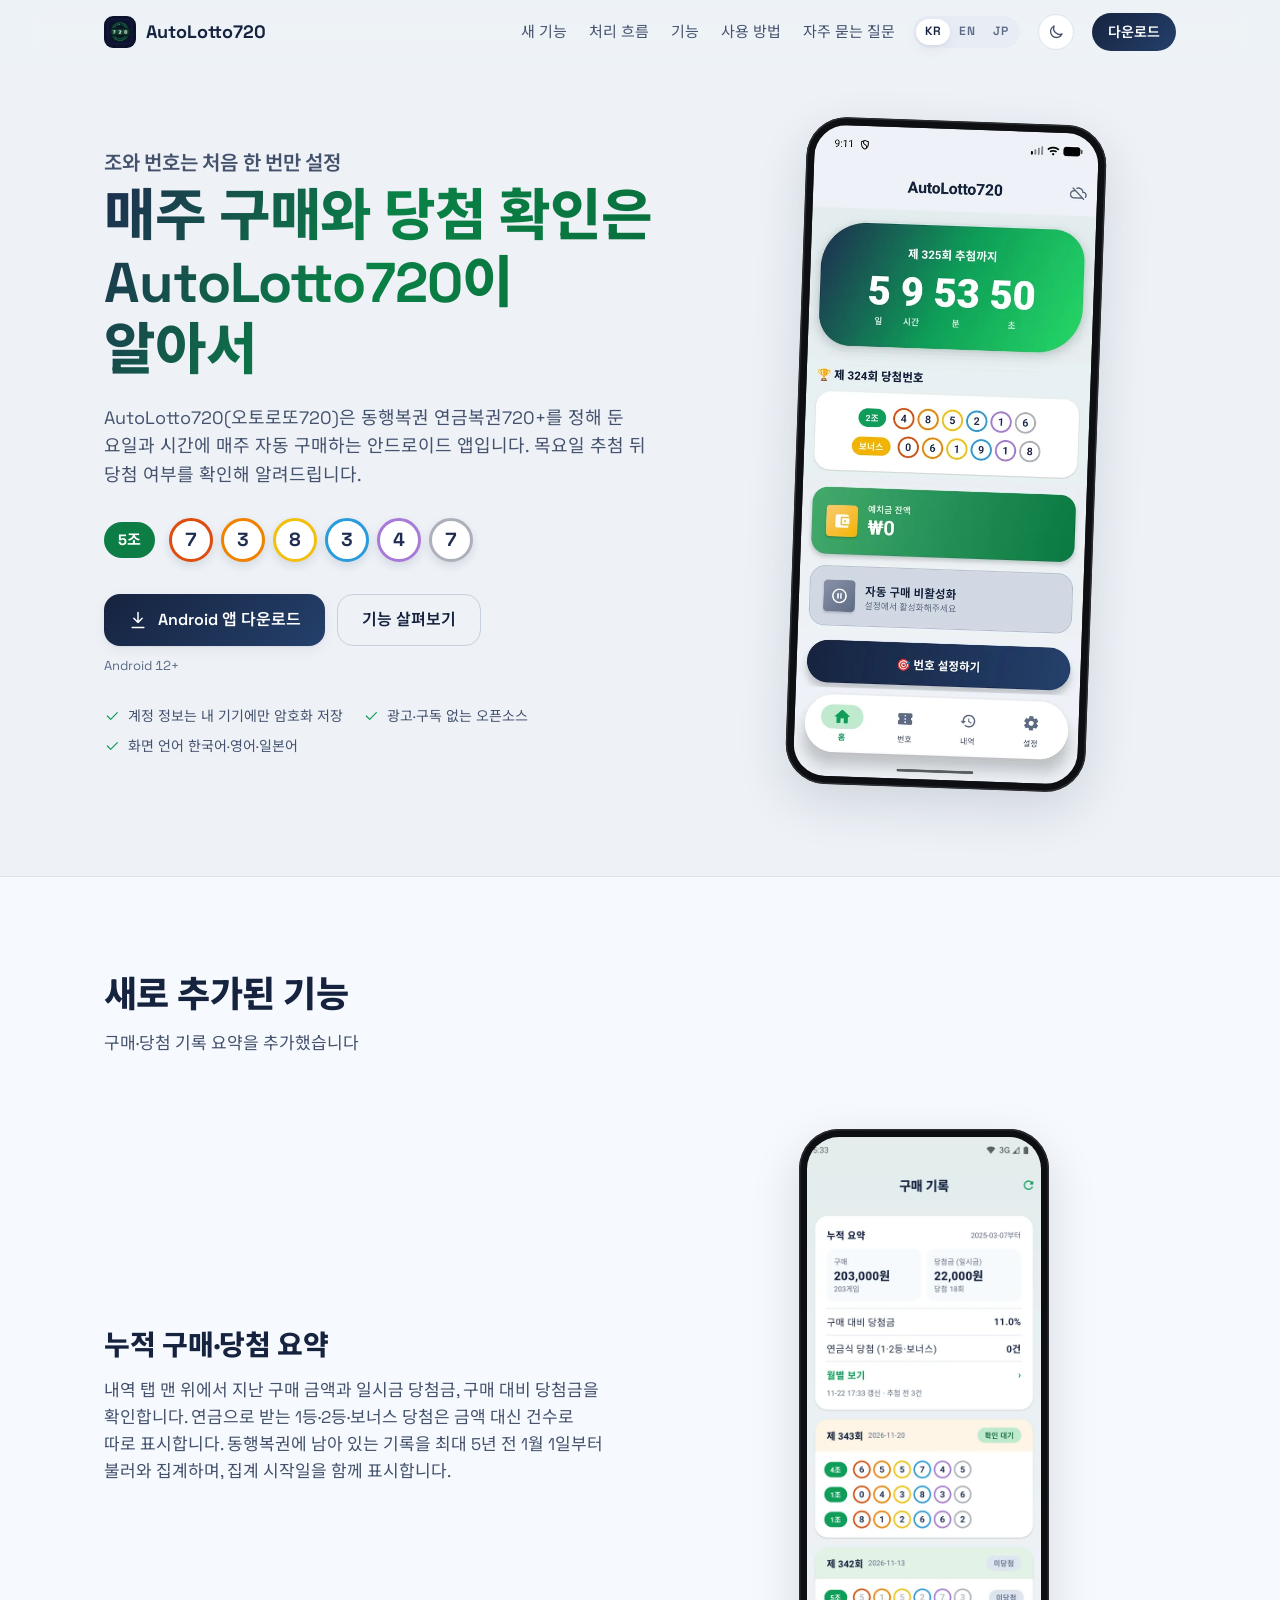
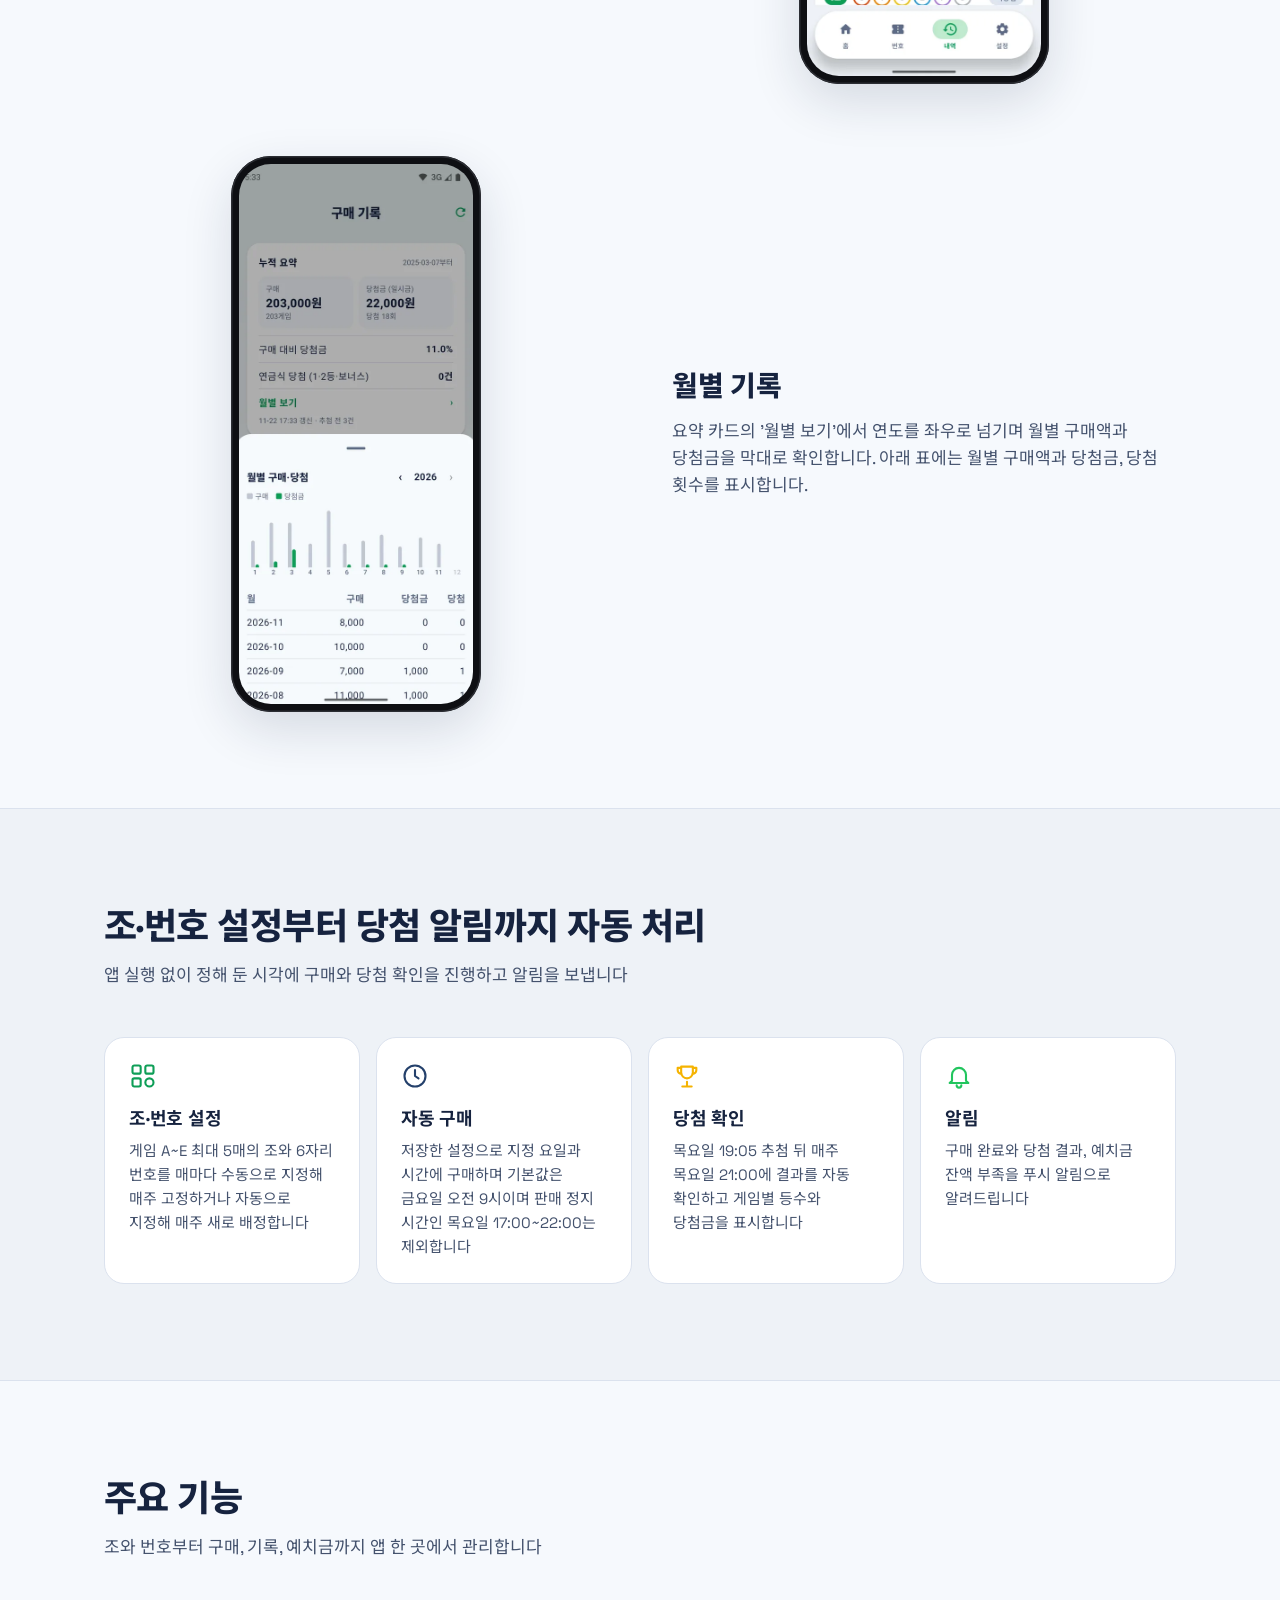
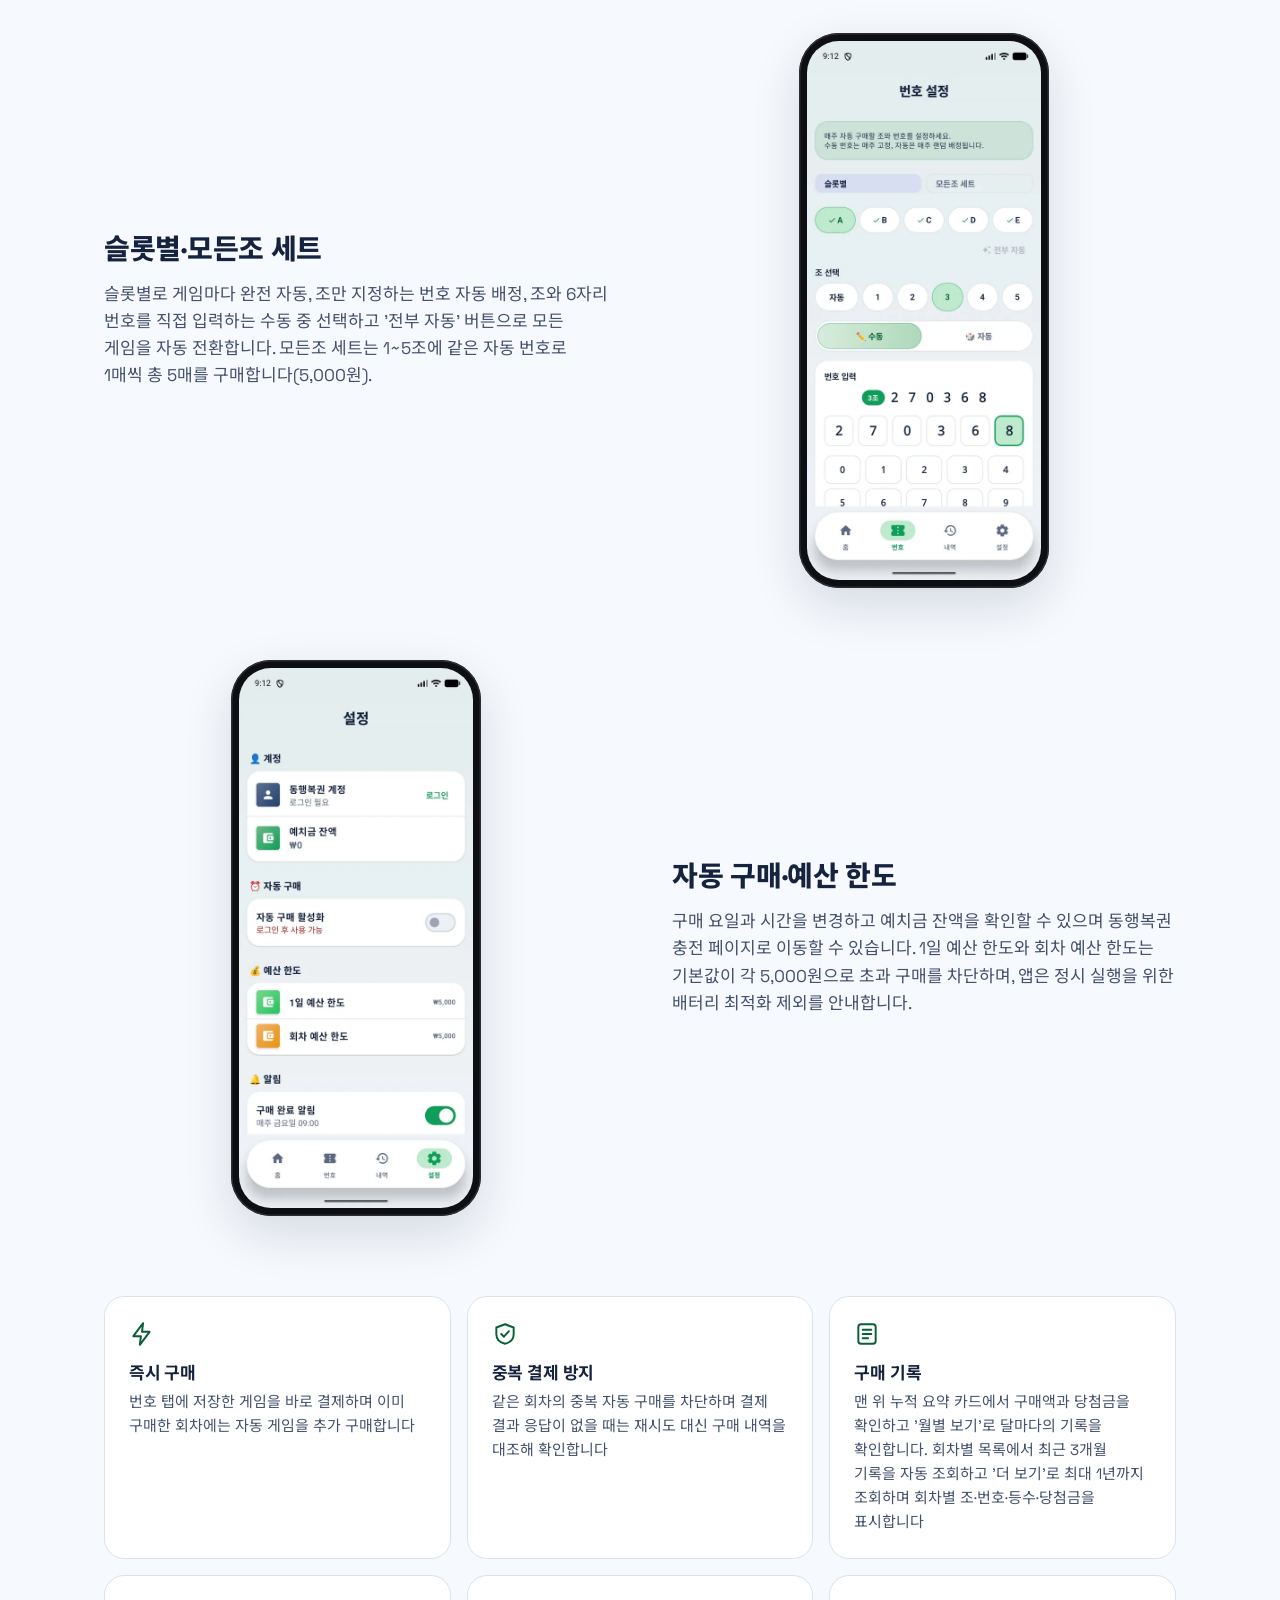
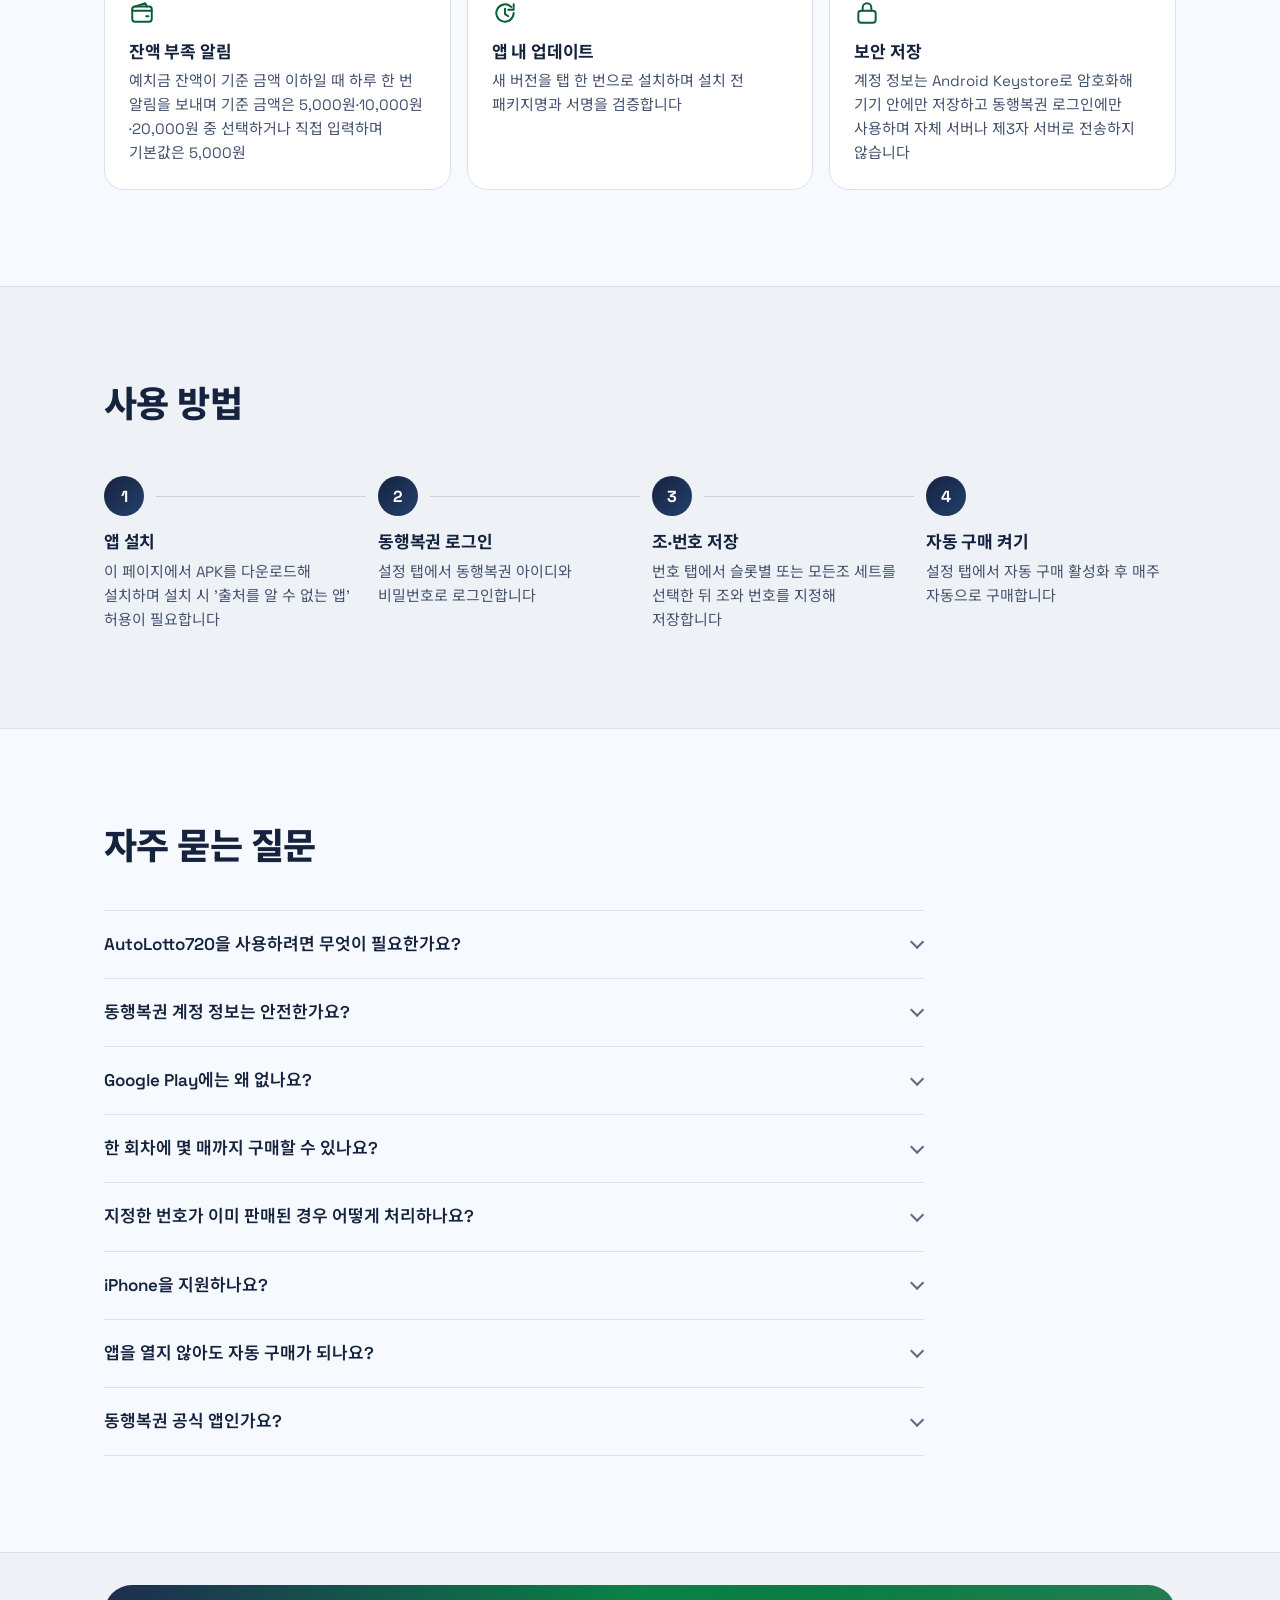
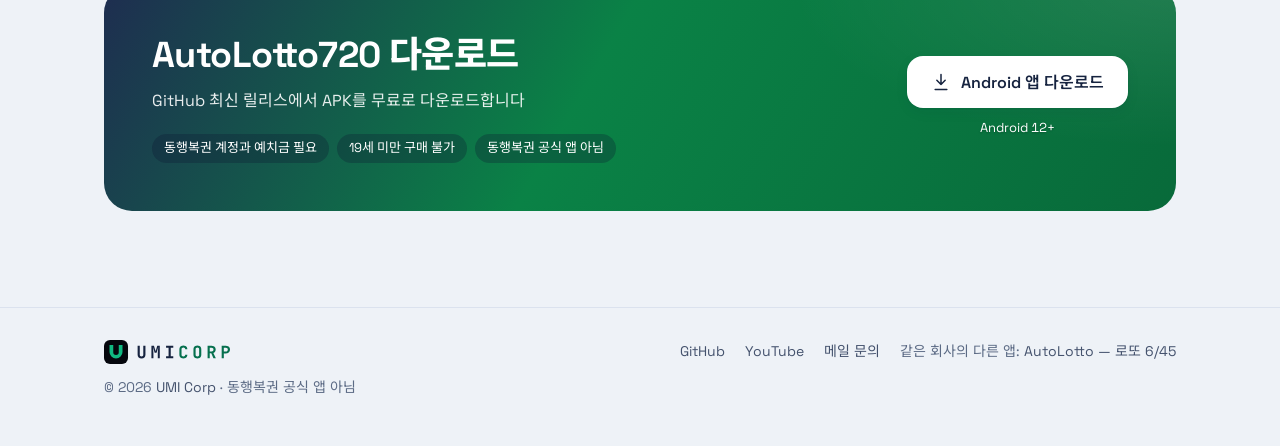
<file: site/index.html>
<!doctype html>
<html lang="ko">
<head>
<meta charset="utf-8">
<meta name="viewport" content="width=device-width, initial-scale=1">
<meta name="naver-site-verification" content="eb7253619fa20e072280a0da2da1159bc6e0abe1">
<title>AutoLotto720 | 연금복권720+ 자동 구매·당첨 확인 앱</title>
<meta name="description" content="동행복권 연금복권720+를 지정한 요일과 시간에 매주 자동 구매하고 목요일 추첨 뒤 당첨을 자동 확인해 알려드립니다. 최대 5매의 조와 6자리 번호를 매마다 자동·수동으로 설정하고, 지난 구매 금액과 당첨금을 누적 요약과 월별 기록으로 확인합니다. 계정 정보는 기기에 암호화해 저장합니다. 무료·광고 없는 오픈소스로 Android 12 이상에서 사용 가능">
<meta name="color-scheme" content="light dark">
<meta name="theme-color" media="(prefers-color-scheme: light)" content="#eef2f7">
<meta name="theme-color" media="(prefers-color-scheme: dark)" content="#0e1330">
<link rel="canonical" href="https://autolotto720.umicorp.kr/">
<link rel="alternate" hreflang="ko" href="https://autolotto720.umicorp.kr/">
<link rel="alternate" hreflang="en" href="https://autolotto720.umicorp.kr/en/">
<link rel="alternate" hreflang="ja" href="https://autolotto720.umicorp.kr/ja/">
<link rel="alternate" hreflang="x-default" href="https://autolotto720.umicorp.kr/">
<meta property="og:locale:alternate" content="en_US">
<meta property="og:locale:alternate" content="ja_JP">
<meta property="og:type" content="website">
<meta property="og:title" content="AutoLotto720 | 연금복권720+ 자동 구매·당첨 확인 앱">
<meta property="og:description" content="동행복권 연금복권720+를 지정한 요일과 시간에 매주 자동 구매하고 목요일 추첨 뒤 당첨을 자동 확인해 알려드립니다. 최대 5매의 조와 6자리 번호를 매마다 자동·수동으로 설정하고, 지난 구매 금액과 당첨금을 누적 요약과 월별 기록으로 확인합니다. 계정 정보는 기기에 암호화해 저장합니다. 무료·광고 없는 오픈소스로 Android 12 이상에서 사용 가능">
<meta property="og:url" content="https://autolotto720.umicorp.kr/">
<meta property="og:image" content="https://autolotto720.umicorp.kr/assets/og.jpg">
<meta property="og:image:width" content="1200">
<meta property="og:image:height" content="630">
<meta property="og:site_name" content="AutoLotto720">
<meta property="og:locale" content="ko_KR">
<meta name="twitter:card" content="summary_large_image">
<link rel="icon" type="image/png" sizes="48x48" href="assets/favicon-48.png">
<link rel="apple-touch-icon" href="assets/apple-touch-icon.png">
<script>
  // 첫 화면부터 테마를 맞춘다: 직접 고른 값 → 시스템 설정
  (function () {
    var t = null;
    try { t = localStorage.getItem('theme'); } catch (e) {}
    document.documentElement.dataset.theme = t || (matchMedia('(prefers-color-scheme: dark)').matches ? 'dark' : 'light');
    document.documentElement.classList.add('js');
  })();
</script>
<script async src="https://www.googletagmanager.com/gtag/js?id=G-Q2ZL599WPJ"></script>
<script>window.dataLayer=window.dataLayer||[];function gtag(){dataLayer.push(arguments);}gtag('js',new Date());gtag('config','G-Q2ZL599WPJ');</script>
<link rel="preload" href="assets/fonts/noto-sans-kr.woff2" as="font" type="font/woff2" crossorigin>
<link rel="preload" href="assets/fonts/space-grotesk.woff2" as="font" type="font/woff2" crossorigin>
<link rel="stylesheet" href="assets/site.css?v=20261122a">
<script defer src="assets/site.js"></script>
<script type="application/ld+json">
{
 "@context": "https://schema.org",
 "@graph": [
  {
   "@type": "Organization",
   "@id": "https://autolotto720.umicorp.kr/#org",
   "name": "UMI Corp",
   "url": "https://umicorp.kr",
   "email": "contact@umicorp.kr",
   "sameAs": [
    "https://www.youtube.com/@UmiCorp",
    "https://github.com/umi-corp"
   ]
  },
  {
   "@type": "WebSite",
   "@id": "https://autolotto720.umicorp.kr/#site",
   "url": "https://autolotto720.umicorp.kr/",
   "name": "AutoLotto720",
   "inLanguage": [
    "ko",
    "en",
    "ja"
   ],
   "publisher": {
    "@id": "https://autolotto720.umicorp.kr/#org"
   }
  },
  {
   "@type": "MobileApplication",
   "@id": "https://autolotto720.umicorp.kr/#app",
   "name": "AutoLotto720",
   "alternateName": "오토로또720",
   "operatingSystem": "Android 12+",
   "applicationCategory": "UtilitiesApplication",
   "description": "동행복권 연금복권720+를 지정한 요일과 시간에 매주 자동 구매하고 목요일 추첨 뒤 당첨을 자동 확인해 알려드립니다. 최대 5매의 조와 6자리 번호를 매마다 자동·수동으로 설정하고, 지난 구매 금액과 당첨금을 누적 요약과 월별 기록으로 확인합니다. 계정 정보는 기기에 암호화해 저장합니다. 무료·광고 없는 오픈소스로 Android 12 이상에서 사용 가능",
   "url": "https://autolotto720.umicorp.kr/",
   "installUrl": "https://github.com/umi-corp/autolotto720/releases/latest",
   "downloadUrl": "https://github.com/umi-corp/autolotto720/releases/latest",
   "image": "https://autolotto720.umicorp.kr/assets/icon-512.png",
   "screenshot": [
    "https://autolotto720.umicorp.kr/assets/shots/home.webp",
    "https://autolotto720.umicorp.kr/assets/shots/numbers.webp",
    "https://autolotto720.umicorp.kr/assets/shots/settings.webp",
    "https://autolotto720.umicorp.kr/assets/shots/summary.webp",
    "https://autolotto720.umicorp.kr/assets/shots/monthly.webp"
   ],
   "offers": {
    "@type": "Offer",
    "price": "0",
    "priceCurrency": "KRW"
   },
   "author": {
    "@id": "https://autolotto720.umicorp.kr/#org"
   },
   "inLanguage": "ko",
   "license": "https://github.com/umi-corp/autolotto720/blob/main/LICENSE",
   "featureList": [
    "자동 구매",
    "당첨 확인",
    "즉시 구매",
    "중복 결제 방지",
    "잔액 부족 알림",
    "누적 구매·당첨 요약",
    "월별 기록",
    "보안 저장"
   ]
  },
  {
   "@type": "FAQPage",
   "@id": "https://autolotto720.umicorp.kr/#faq",
   "inLanguage": "ko",
   "mainEntity": [
    {
     "@type": "Question",
     "name": "AutoLotto720을 사용하려면 무엇이 필요한가요?",
     "acceptedAnswer": {
      "@type": "Answer",
      "text": "동행복권(dhlottery.co.kr) 회원 계정과 구매 금액만큼의 예치금이 필요하며 1매는 1,000원입니다. 예치금은 동행복권 홈페이지에서 충전하며 앱에서 충전 페이지로 이동할 수 있습니다."
     }
    },
    {
     "@type": "Question",
     "name": "동행복권 계정 정보는 안전한가요?",
     "acceptedAnswer": {
      "@type": "Answer",
      "text": "계정 정보는 Android Keystore로 암호화해 기기 안에만 저장하며 동행복권 로그인에만 사용합니다. 자체 서버는 없습니다. GitHub에 공개된 소스 코드에서 확인할 수 있습니다."
     }
    },
    {
     "@type": "Question",
     "name": "Google Play에는 왜 없나요?",
     "acceptedAnswer": {
      "@type": "Answer",
      "text": "Google Play 도박 정책상 복권 구매 앱을 등록할 수 없습니다. APK는 GitHub 릴리스로 배포하며 새 버전은 앱 안에서 업데이트할 수 있습니다."
     }
    },
    {
     "@type": "Question",
     "name": "한 회차에 몇 매까지 구매할 수 있나요?",
     "acceptedAnswer": {
      "@type": "Answer",
      "text": "동행복권 온라인 구매 한도는 회차당 5매(5,000원)입니다. 동행복권 서버가 한도 초과 여부를 판정하고 초과분을 거절합니다."
     }
    },
    {
     "@type": "Question",
     "name": "지정한 번호가 이미 판매된 경우 어떻게 처리하나요?",
     "acceptedAnswer": {
      "@type": "Answer",
      "text": "번호 탭에서 조와 번호 모두 자동 배정, 조 유지 후 번호 자동 배정, 구매 포기 중 처리 방식을 선택할 수 있습니다. 기본값은 조와 번호 모두 자동 배정입니다."
     }
    },
    {
     "@type": "Question",
     "name": "iPhone을 지원하나요?",
     "acceptedAnswer": {
      "@type": "Answer",
      "text": "Android 12 이상 전용이며 iPhone 앱은 없습니다."
     }
    },
    {
     "@type": "Question",
     "name": "앱을 열지 않아도 자동 구매가 되나요?",
     "acceptedAnswer": {
      "@type": "Answer",
      "text": "인터넷 연결 시 앱 실행 없이 지정 시각에 자동 구매하며, 정시 실행을 위해 배터리 최적화 제외를 권장합니다. 판매가 정지되는 목요일 17:00~22:00에는 구매 시간을 설정할 수 없습니다."
     }
    },
    {
     "@type": "Question",
     "name": "동행복권 공식 앱인가요?",
     "acceptedAnswer": {
      "@type": "Answer",
      "text": "동행복권 공식 앱이 아닌 UMI Corp에서 개발한 앱입니다. 사용에 따른 책임은 사용자에게 있습니다. 19세 미만은 복권을 구매할 수 없습니다."
     }
    }
   ]
  }
 ]
}
</script>
</head>
<body>
<a class="skip" href="#main">본문 바로가기</a>
<header class="site-nav">
  <nav class="wrap nav" aria-label="AutoLotto720">
    <a class="brand" href=""><img src="assets/icon-160.webp" alt="" width="32" height="32"><span>AutoLotto720</span></a>
    <div class="nav-right">
      <div class="nav-links">
        <a href="#whats-new">새 기능</a>
        <a href="#flow">처리 흐름</a>
        <a href="#features">기능</a>
        <a href="#how">사용 방법</a>
        <a href="#faq">자주 묻는 질문</a>
      </div>
      <div class="lang-switch" role="group" aria-label="언어"><a href="" lang="ko" hreflang="ko" aria-current="page">KR</a><a href="en/" lang="en" hreflang="en">EN</a><a href="ja/" lang="ja" hreflang="ja">JP</a></div>
      <button class="icon-btn theme-btn" type="button" data-theme-toggle aria-label="밝은 테마·어두운 테마 전환">
        <svg class="moon" viewBox="0 0 24 24" fill="none" stroke="currentColor" stroke-width="1.8" stroke-linecap="round" stroke-linejoin="round" aria-hidden="true"><path d="M20 14.5A8 8 0 0 1 9.5 4a8 8 0 1 0 10.5 10.5z"/></svg>
        <svg class="sun" viewBox="0 0 24 24" fill="none" stroke="currentColor" stroke-width="1.8" stroke-linecap="round" aria-hidden="true"><circle cx="12" cy="12" r="4"/><path d="M12 2v2M12 20v2M2 12h2M20 12h2M4.9 4.9l1.4 1.4M17.7 17.7l1.4 1.4M4.9 19.1l1.4-1.4M17.7 6.3l1.4-1.4"/></svg>
      </button>
      <a class="nav-cta" href="#download">다운로드</a>
    </div>
  </nav>
</header>

<main id="main">
  <section class="hero">
    <div class="wrap hero-grid">
      <div>
        <h1 class="headline"><span class="l1">조와 번호는 처음 한 번만 설정</span><span class="l2">매주 구매와 당첨 확인은 AutoLotto720이 알아서</span></h1>
        <p class="lead">AutoLotto720(오토로또720)은 동행복권 연금복권720+를 정해 둔 요일과 시간에 매주 자동 구매하는 안드로이드 앱입니다. 목요일 추첨 뒤 당첨 여부를 확인해 알려드립니다.</p>
        <ul class="ticket" data-ticket aria-hidden="true"><li style="--i:0"><span class="jo">3조</span></li><li style="--i:1"><span class="pb">2</span></li><li style="--i:2"><span class="pb">7</span></li><li style="--i:3"><span class="pb">0</span></li><li style="--i:4"><span class="pb">3</span></li><li style="--i:5"><span class="pb">6</span></li><li style="--i:6"><span class="pb">8</span></li></ul>
        <div class="hero-actions">
          <div class="hero-dl"><a class="btn btn-cta" href="https://github.com/umi-corp/autolotto720/releases/latest" data-apk><svg class="icon" viewBox="0 0 24 24" aria-hidden="true"><path d="M12 3v12M7 10l5 5 5-5M5 21h14"/></svg>Android 앱 다운로드</a><span class="apk-meta" data-apk-meta>Android 12+</span></div>
          <a class="btn btn-ghost" href="#flow">기능 살펴보기</a>
        </div>
        <ul class="points"><li><svg class="icon" viewBox="0 0 24 24" aria-hidden="true"><path d="M5 12l5 5L20 7"/></svg>계정 정보는 내 기기에만 암호화 저장</li><li><svg class="icon" viewBox="0 0 24 24" aria-hidden="true"><path d="M5 12l5 5L20 7"/></svg>광고·구독 없는 오픈소스</li><li><svg class="icon" viewBox="0 0 24 24" aria-hidden="true"><path d="M5 12l5 5L20 7"/></svg>화면 언어 한국어·영어·일본어</li></ul>
      </div>
      <div class="hero-media"><div class="phone"><img src="assets/shots/home.webp" alt="AutoLotto720 홈 화면: 다음 회차 추첨까지 남은 시간, 지난 회차 당첨 조와 6자리 번호 및 보너스, 예치금 잔액, 자동 구매 상태" width="540" height="1200" fetchpriority="high" decoding="async"></div></div>
    </div>
  </section>
  <section class="band alt" id="whats-new" aria-labelledby="whats-new-title">
    <div class="wrap">
      <h2 class="band-title" id="whats-new-title">새로 추가된 기능</h2>
      <p class="band-desc">구매·당첨 기록 요약을 추가했습니다</p>
      <div class="feature">
        <div>
          <h3>누적 구매·당첨 요약</h3>
          <p>내역 탭 맨 위에서 지난 구매 금액과 일시금 당첨금, 구매 대비 당첨금을 확인합니다. 연금으로 받는 1등·2등·보너스 당첨은 금액 대신 건수로 따로 표시합니다. 동행복권에 남아 있는 기록을 최대 5년 전 1월 1일부터 불러와 집계하며, 집계 시작일을 함께 표시합니다.</p>
        </div>
        <div class="feature-media"><div class="phone"><img src="assets/shots/summary.webp" alt="내역 탭 누적 요약 카드: 구매액과 게임 수, 일시금 당첨금과 당첨 횟수, 구매 대비 당첨금, 연금식 당첨 건수, 월별 보기" width="540" height="1200" loading="lazy" decoding="async"></div></div>
      </div>
      <div class="feature rev">
        <div>
          <h3>월별 기록</h3>
          <p>요약 카드의 '월별 보기'에서 연도를 좌우로 넘기며 월별 구매액과 당첨금을 막대로 확인합니다. 아래 표에는 월별 구매액과 당첨금, 당첨 횟수를 표시합니다.</p>
        </div>
        <div class="feature-media"><div class="phone"><img src="assets/shots/monthly.webp" alt="월별 구매·당첨 시트: 연도 전환, 1~12월 구매액과 당첨금 막대, 월별 표" width="540" height="1200" loading="lazy" decoding="async"></div></div>
      </div>
    </div>
  </section>

  <section class="band" id="flow" aria-labelledby="flow-title">
    <div class="wrap">
      <h2 class="band-title" id="flow-title">조·번호 설정부터 당첨 알림까지 자동 처리</h2>
      <p class="band-desc">앱 실행 없이 정해 둔 시각에 구매와 당첨 확인을 진행하고 알림을 보냅니다</p>
      <ol class="stages"><li class="stage"><span class="stage-ic"><svg class="icon" viewBox="0 0 24 24" aria-hidden="true"><rect x="3" y="3" width="7" height="7" rx="1.5"/><rect x="14" y="3" width="7" height="7" rx="1.5"/><rect x="3" y="14" width="7" height="7" rx="1.5"/><circle cx="17.5" cy="17.5" r="3.5"/></svg></span><h3>조·번호 설정</h3><p>게임 A~E 최대 5매의 조와 6자리 번호를 매마다 수동으로 지정해 매주 고정하거나 자동으로 지정해 매주 새로 배정합니다</p></li><li class="stage"><span class="stage-ic"><svg class="icon" viewBox="0 0 24 24" aria-hidden="true"><circle cx="12" cy="12" r="9"/><path d="M12 7v5l3 2"/></svg></span><h3>자동 구매</h3><p>저장한 설정으로 지정 요일과 시간에 구매하며 기본값은 금요일 오전 9시이며 판매 정지 시간인 목요일 17:00~22:00는 제외합니다</p></li><li class="stage"><span class="stage-ic"><svg class="icon" viewBox="0 0 24 24" aria-hidden="true"><path d="M8 21h8M12 17v4M7 4h10v5a5 5 0 0 1-10 0V4z"/><path d="M17 5h3v2a3 3 0 0 1-3 3M7 5H4v2a3 3 0 0 0 3 3"/></svg></span><h3>당첨 확인</h3><p>목요일 19:05 추첨 뒤 매주 목요일 21:00에 결과를 자동 확인하고 게임별 등수와 당첨금을 표시합니다</p></li><li class="stage"><span class="stage-ic"><svg class="icon" viewBox="0 0 24 24" aria-hidden="true"><path d="M6 16V11a6 6 0 0 1 12 0v5l2 2H4l2-2z"/><path d="M10 20a2 2 0 0 0 4 0"/></svg></span><h3>알림</h3><p>구매 완료와 당첨 결과, 예치금 잔액 부족을 푸시 알림으로 알려드립니다</p></li></ol>
    </div>
  </section>

  <section class="band alt" id="features" aria-labelledby="features-title">
    <div class="wrap">
      <h2 class="band-title" id="features-title">주요 기능</h2>
      <p class="band-desc">조와 번호부터 구매, 기록, 예치금까지 앱 한 곳에서 관리합니다</p>
      <div class="feature">
        <div>
          <h3>슬롯별·모든조 세트</h3>
          <p>슬롯별로 게임마다 완전 자동, 조만 지정하는 번호 자동 배정, 조와 6자리 번호를 직접 입력하는 수동 중 선택하고 '전부 자동' 버튼으로 모든 게임을 자동 전환합니다. 모든조 세트는 1~5조에 같은 자동 번호로 1매씩 총 5매를 구매합니다(5,000원).</p>
        </div>
        <div class="feature-media"><div class="phone"><img src="assets/shots/numbers.webp" alt="번호 설정 화면: 슬롯별·모든조 세트 전환, 게임 A~E, 조 선택, 수동·자동 전환, 6자리 번호 입력" width="540" height="1200" loading="lazy" decoding="async"></div></div>
      </div>
      <div class="feature rev">
        <div>
          <h3>자동 구매·예산 한도</h3>
          <p>구매 요일과 시간을 변경하고 예치금 잔액을 확인할 수 있으며 동행복권 충전 페이지로 이동할 수 있습니다. 1일 예산 한도와 회차 예산 한도는 기본값이 각 5,000원으로 초과 구매를 차단하며, 앱은 정시 실행을 위한 배터리 최적화 제외를 안내합니다.</p>
        </div>
        <div class="feature-media"><div class="phone"><img src="assets/shots/settings.webp" alt="설정 화면: 동행복권 계정, 예치금 잔액, 자동 구매 활성화, 1일 예산 한도, 회차 예산 한도, 알림" width="540" height="1200" loading="lazy" decoding="async"></div></div>
      </div>
      <ul class="cards"><li class="card"><span class="card-ic"><svg class="icon" viewBox="0 0 24 24" aria-hidden="true"><path d="M13 2L4 14h7l-1 8 9-12h-7l1-8z"/></svg></span><h3>즉시 구매</h3><p>번호 탭에 저장한 게임을 바로 결제하며 이미 구매한 회차에는 자동 게임을 추가 구매합니다</p></li><li class="card"><span class="card-ic"><svg class="icon" viewBox="0 0 24 24" aria-hidden="true"><path d="M12 3l8 3v6c0 5-3.5 8-8 9-4.5-1-8-4-8-9V6l8-3z"/><path d="M8.5 12l2.5 2.5 4.5-5"/></svg></span><h3>중복 결제 방지</h3><p>같은 회차의 중복 자동 구매를 차단하며 결제 결과 응답이 없을 때는 재시도 대신 구매 내역을 대조해 확인합니다</p></li><li class="card"><span class="card-ic"><svg class="icon" viewBox="0 0 24 24" aria-hidden="true"><rect x="4" y="3" width="16" height="18" rx="2.5"/><path d="M8 8h8M8 12h8M8 16h5"/></svg></span><h3>구매 기록</h3><p>맨 위 누적 요약 카드에서 구매액과 당첨금을 확인하고 '월별 보기'로 달마다의 기록을 확인합니다. 회차별 목록에서 최근 3개월 기록을 자동 조회하고 '더 보기'로 최대 1년까지 조회하며 회차별 조·번호·등수·당첨금을 표시합니다</p></li><li class="card"><span class="card-ic"><svg class="icon" viewBox="0 0 24 24" aria-hidden="true"><rect x="3" y="6" width="18" height="14" rx="2.5"/><path d="M3 10h18M16 15h2"/><path d="M6 6l9-3 1.5 3"/></svg></span><h3>잔액 부족 알림</h3><p>예치금 잔액이 기준 금액 이하일 때 하루 한 번 알림을 보내며 기준 금액은 5,000원·10,000원·20,000원 중 선택하거나 직접 입력하며 기본값은 5,000원</p></li><li class="card"><span class="card-ic"><svg class="icon" viewBox="0 0 24 24" aria-hidden="true"><path d="M20 12a8 8 0 1 1-2.3-5.6"/><path d="M20 4v5h-5"/><path d="M12 8v5l3 2"/></svg></span><h3>앱 내 업데이트</h3><p>새 버전을 탭 한 번으로 설치하며 설치 전 패키지명과 서명을 검증합니다</p></li><li class="card"><span class="card-ic"><svg class="icon" viewBox="0 0 24 24" aria-hidden="true"><rect x="4" y="10" width="16" height="11" rx="2.5"/><path d="M8 10V7a4 4 0 0 1 8 0v3"/></svg></span><h3>보안 저장</h3><p>계정 정보는 Android Keystore로 암호화해 기기 안에만 저장하고 동행복권 로그인에만 사용하며 자체 서버나 제3자 서버로 전송하지 않습니다</p></li></ul>
    </div>
  </section>

  <section class="band" id="how" aria-labelledby="how-title">
    <div class="wrap">
      <h2 class="band-title" id="how-title">사용 방법</h2>
      <ol class="steps"><li class="step" data-n="1"><h3>앱 설치</h3><p>이 페이지에서 APK를 다운로드해 설치하며 설치 시 '출처를 알 수 없는 앱' 허용이 필요합니다</p></li><li class="step" data-n="2"><h3>동행복권 로그인</h3><p>설정 탭에서 동행복권 아이디와 비밀번호로 로그인합니다</p></li><li class="step" data-n="3"><h3>조·번호 저장</h3><p>번호 탭에서 슬롯별 또는 모든조 세트를 선택한 뒤 조와 번호를 지정해 저장합니다</p></li><li class="step" data-n="4"><h3>자동 구매 켜기</h3><p>설정 탭에서 자동 구매 활성화 후 매주 자동으로 구매합니다</p></li></ol>
    </div>
  </section>

  <section class="band alt" id="faq" aria-labelledby="faq-title">
    <div class="wrap">
      <h2 class="band-title" id="faq-title">자주 묻는 질문</h2>
      <div class="faq"><details><summary>AutoLotto720을 사용하려면 무엇이 필요한가요?</summary><p>동행복권(dhlottery.co.kr) 회원 계정과 구매 금액만큼의 예치금이 필요하며 1매는 1,000원입니다. 예치금은 동행복권 홈페이지에서 충전하며 앱에서 충전 페이지로 이동할 수 있습니다.</p></details><details><summary>동행복권 계정 정보는 안전한가요?</summary><p>계정 정보는 Android Keystore로 암호화해 기기 안에만 저장하며 동행복권 로그인에만 사용합니다. 자체 서버는 없습니다. GitHub에 공개된 소스 코드에서 확인할 수 있습니다.</p></details><details><summary>Google Play에는 왜 없나요?</summary><p>Google Play 도박 정책상 복권 구매 앱을 등록할 수 없습니다. APK는 GitHub 릴리스로 배포하며 새 버전은 앱 안에서 업데이트할 수 있습니다.</p></details><details><summary>한 회차에 몇 매까지 구매할 수 있나요?</summary><p>동행복권 온라인 구매 한도는 회차당 5매(5,000원)입니다. 동행복권 서버가 한도 초과 여부를 판정하고 초과분을 거절합니다.</p></details><details><summary>지정한 번호가 이미 판매된 경우 어떻게 처리하나요?</summary><p>번호 탭에서 조와 번호 모두 자동 배정, 조 유지 후 번호 자동 배정, 구매 포기 중 처리 방식을 선택할 수 있습니다. 기본값은 조와 번호 모두 자동 배정입니다.</p></details><details><summary>iPhone을 지원하나요?</summary><p>Android 12 이상 전용이며 iPhone 앱은 없습니다.</p></details><details><summary>앱을 열지 않아도 자동 구매가 되나요?</summary><p>인터넷 연결 시 앱 실행 없이 지정 시각에 자동 구매하며, 정시 실행을 위해 배터리 최적화 제외를 권장합니다. 판매가 정지되는 목요일 17:00~22:00에는 구매 시간을 설정할 수 없습니다.</p></details><details><summary>동행복권 공식 앱인가요?</summary><p>동행복권 공식 앱이 아닌 UMI Corp에서 개발한 앱입니다. 사용에 따른 책임은 사용자에게 있습니다. 19세 미만은 복권을 구매할 수 없습니다.</p></details></div>
    </div>
  </section>

  <section class="outro" id="download" aria-labelledby="dl-title">
    <div class="wrap">
      <div class="outro-card">
        <div>
          <h2 class="band-title" id="dl-title">AutoLotto720 다운로드</h2>
          <p class="outro-desc">GitHub 최신 릴리스에서 APK를 무료로 다운로드합니다</p>
          <ul class="notes"><li>동행복권 계정과 예치금 필요</li><li>19세 미만 구매 불가</li><li>동행복권 공식 앱 아님</li></ul>
        </div>
        <div class="hero-dl"><a class="btn btn-cta" href="https://github.com/umi-corp/autolotto720/releases/latest" data-apk><svg class="icon" viewBox="0 0 24 24" aria-hidden="true"><path d="M12 3v12M7 10l5 5 5-5M5 21h14"/></svg>Android 앱 다운로드</a><span class="apk-meta" data-apk-meta>Android 12+</span></div>
      </div>
    </div>
  </section>
</main>
<footer class="site-foot">
  <div class="wrap foot">
    <p><a class="co-logo" href="https://umicorp.kr/" aria-label="UmiCorp"><img class="on-dark" src="assets/umicorp-horizontal-dark.svg" alt="" width="126" height="24" loading="lazy"><img class="on-light" src="assets/umicorp-horizontal-light.svg" alt="" width="126" height="24" loading="lazy"></a>© 2026 <a href="https://umicorp.kr">UMI Corp</a> · 동행복권 공식 앱 아님</p>
    <nav aria-label="UMI Corp">
      <a href="https://github.com/umi-corp/autolotto720">GitHub</a>
      <a href="https://www.youtube.com/@UmiCorp">YouTube</a>
      <a href="mailto:contact@umicorp.kr">메일 문의</a>
      <span>같은 회사의 다른 앱: <a href="https://autolotto.umicorp.kr">AutoLotto — 로또 6/45</a></span>
    </nav>
  </div>
</footer>
</body>
</html>
</file>
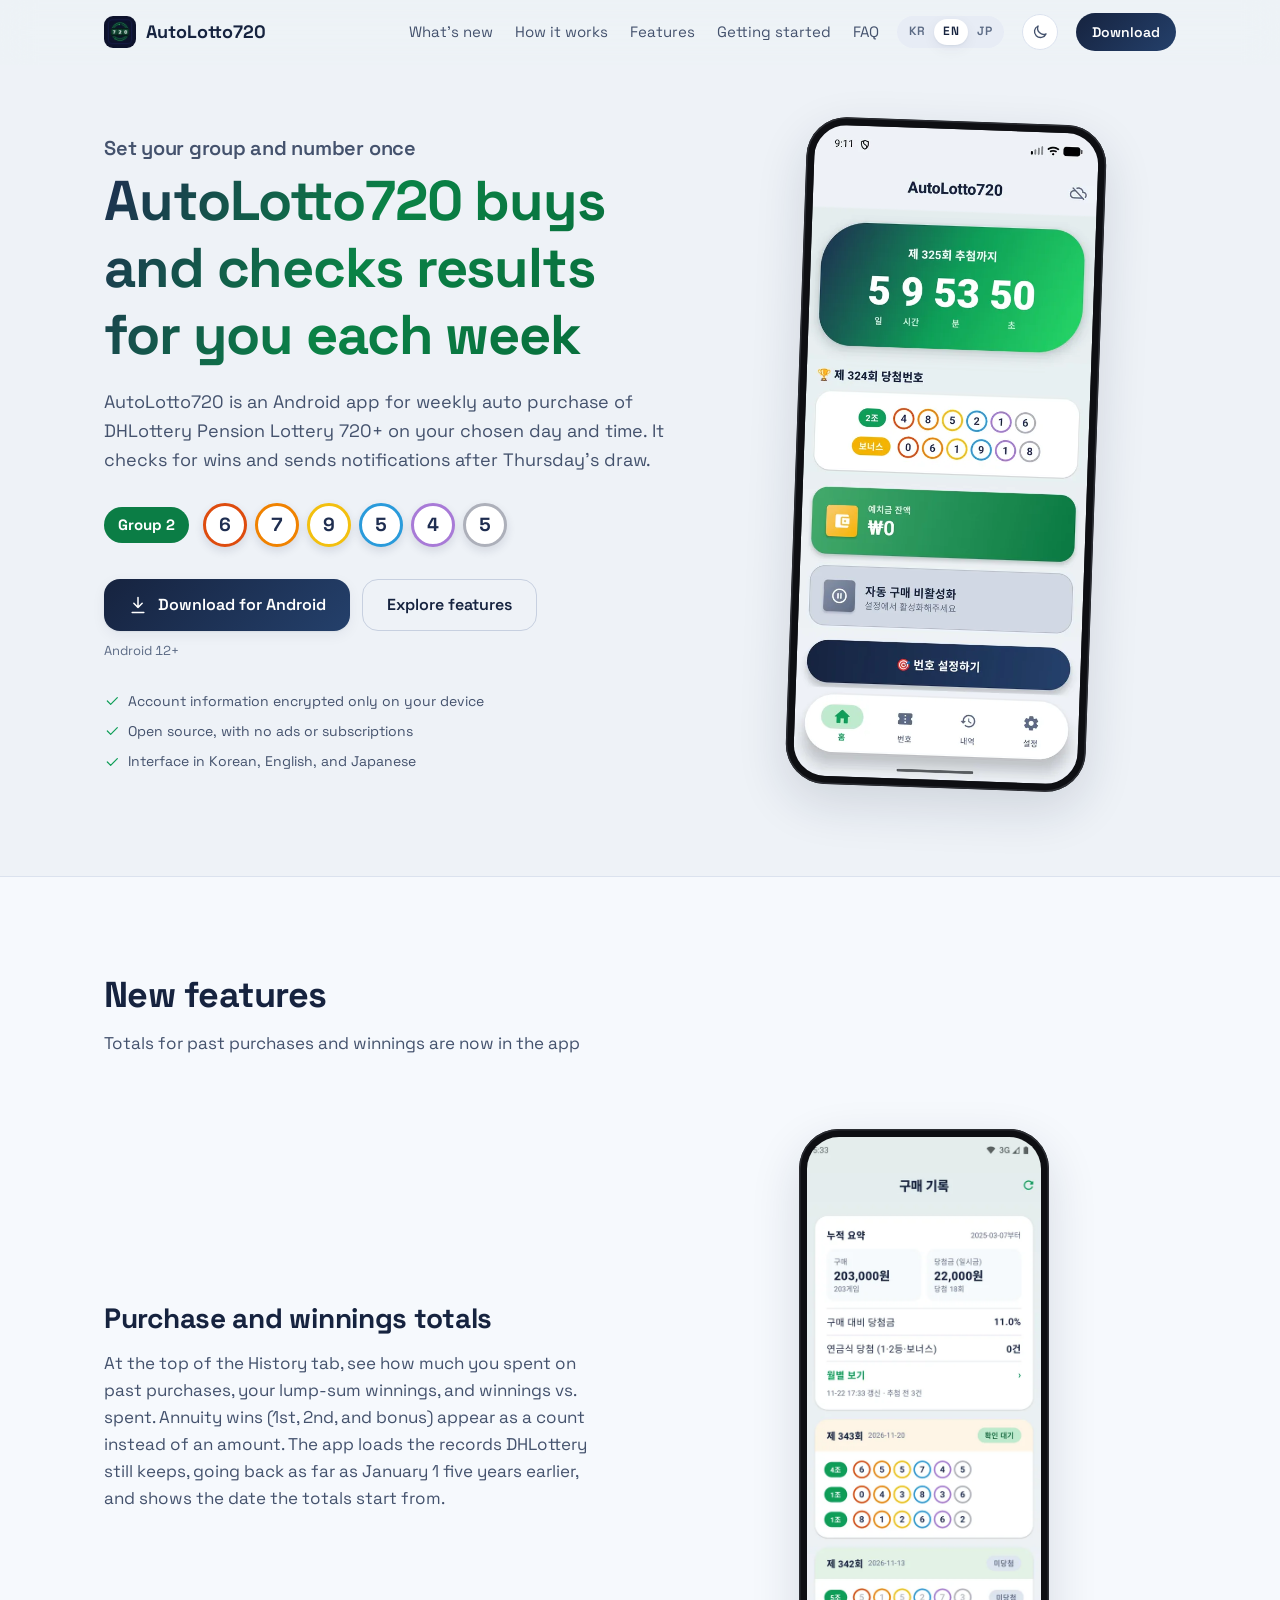
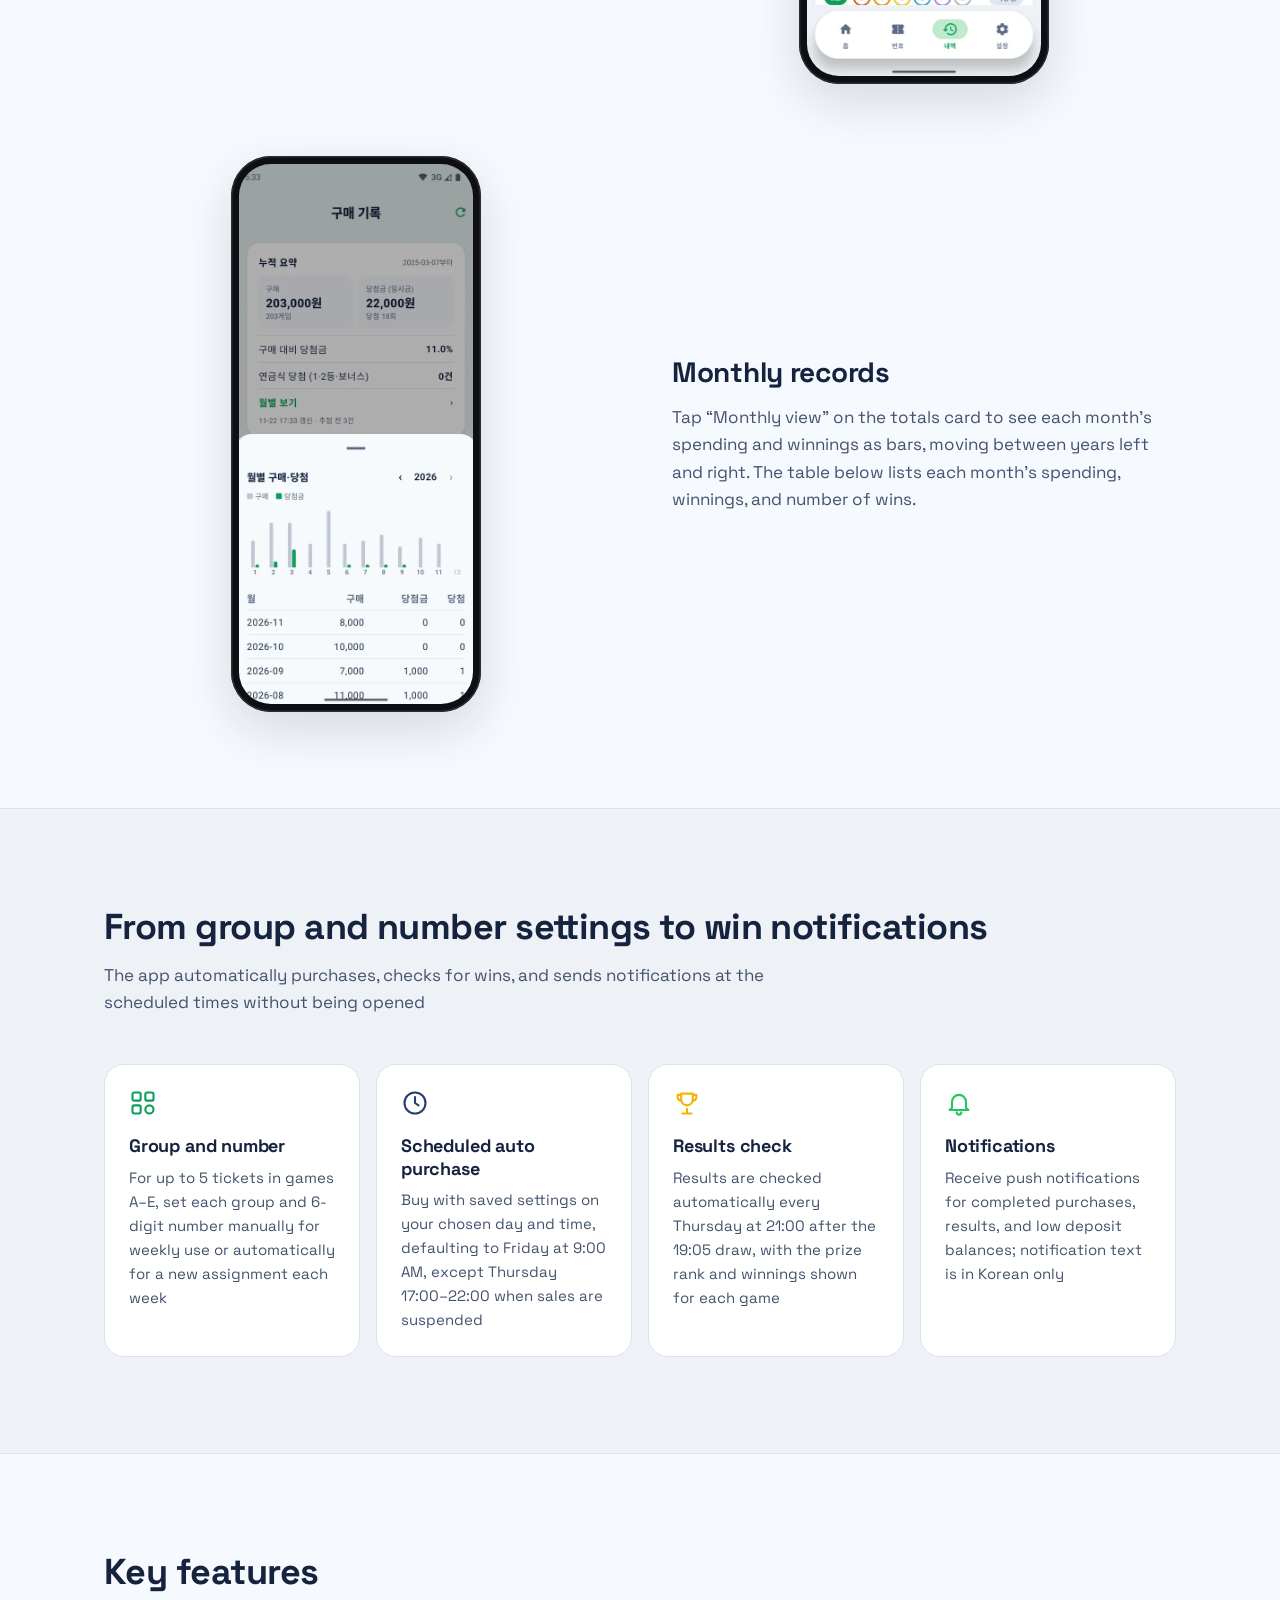
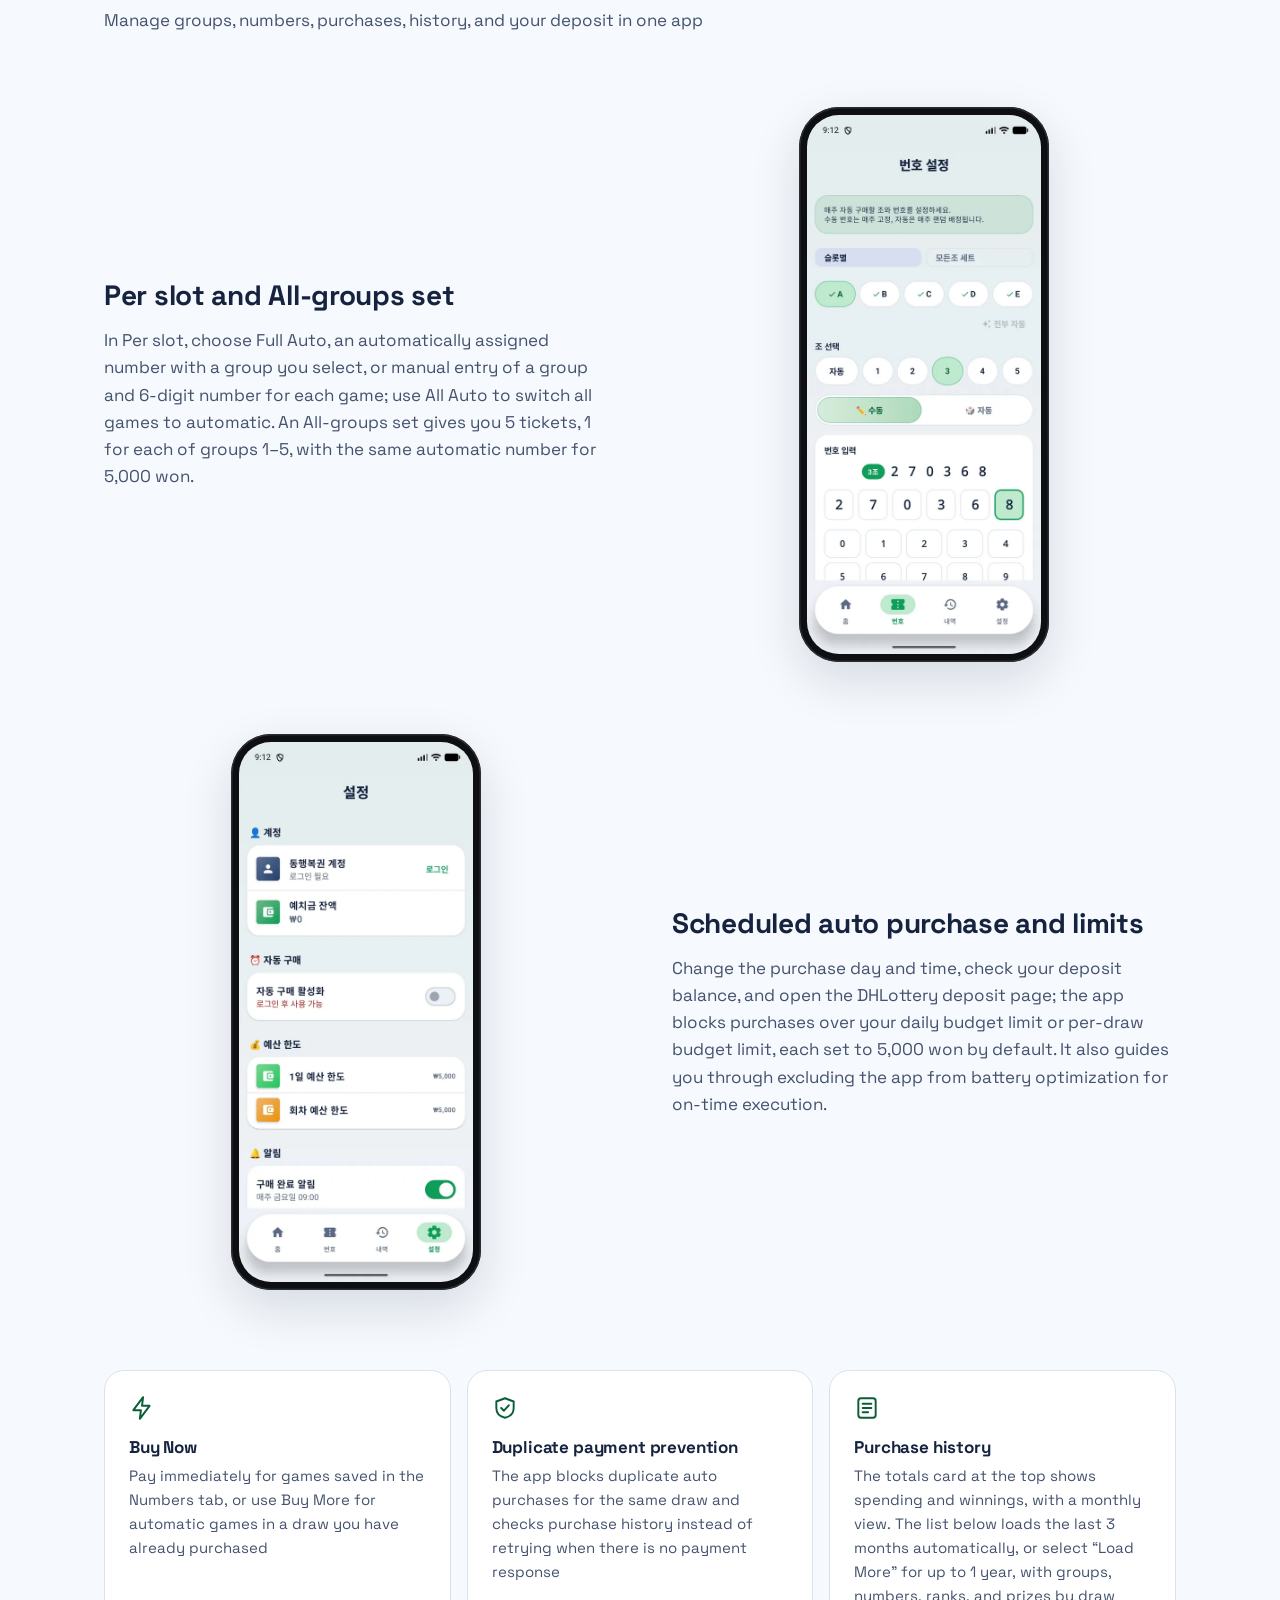
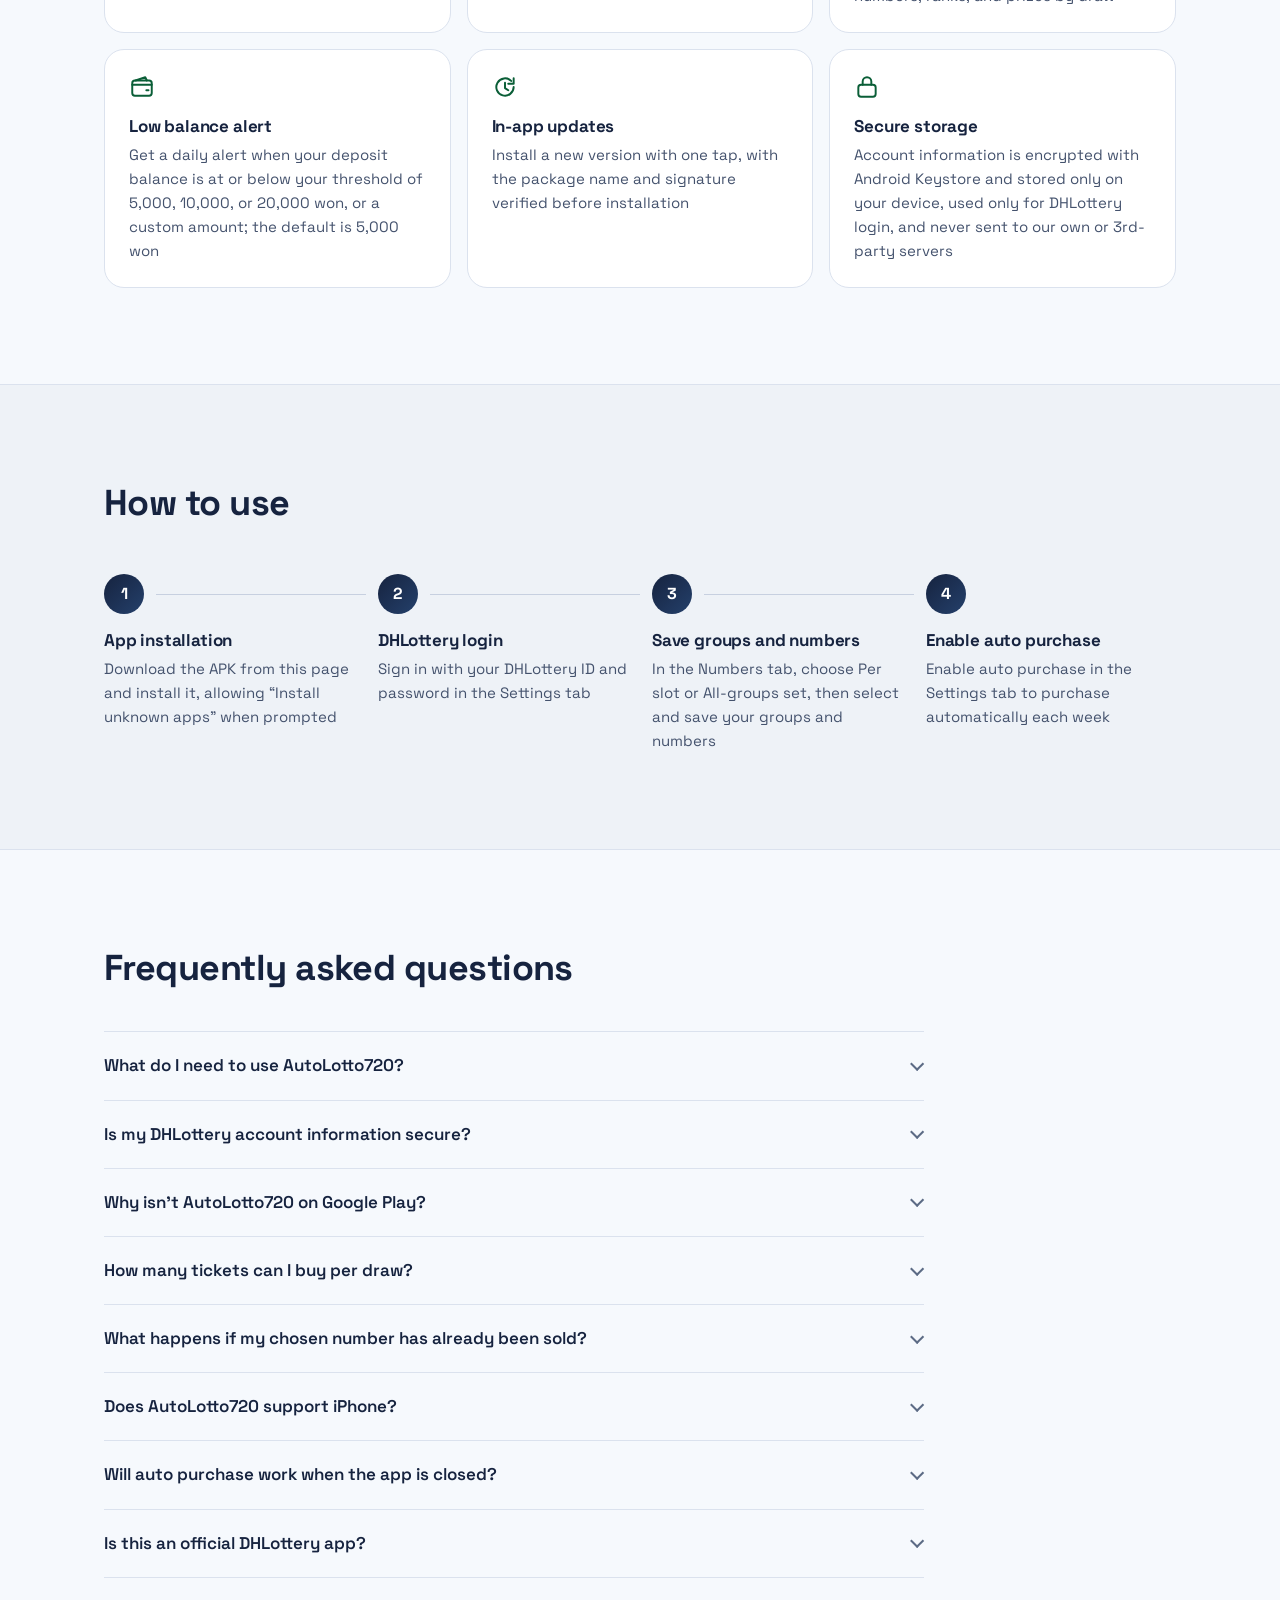
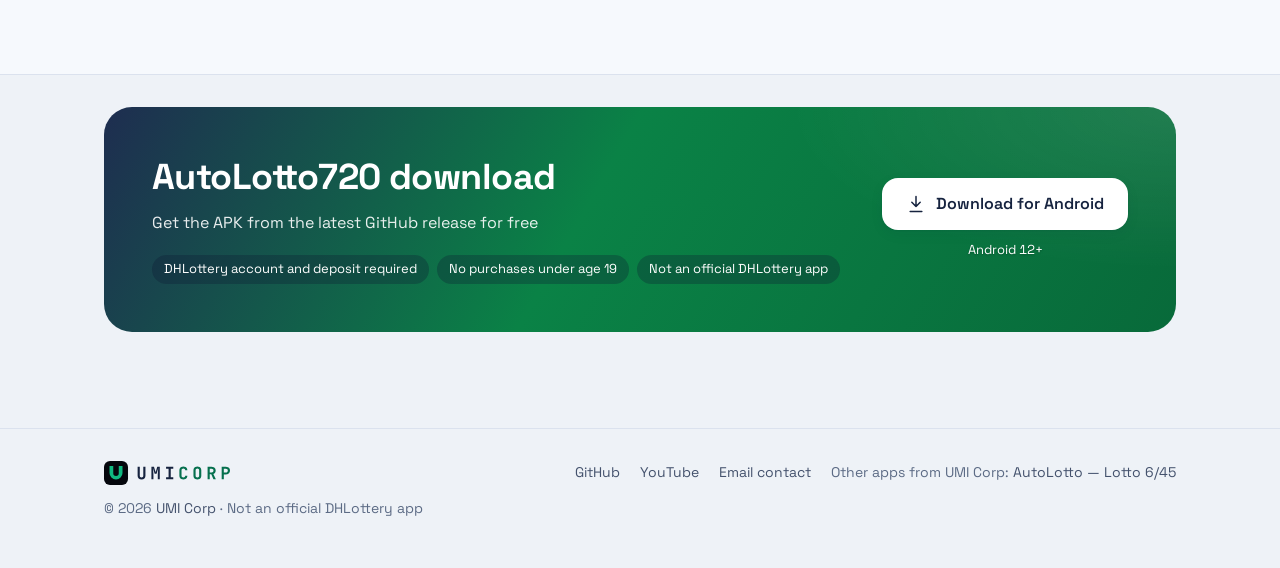
<file: site/en/index.html>
<!doctype html>
<html lang="en">
<head>
<meta charset="utf-8">
<meta name="viewport" content="width=device-width, initial-scale=1">
<title>AutoLotto720: Pension Lottery 720+ auto purchase and results for Android</title>
<meta name="description" content="Schedule weekly auto purchase of DHLottery Pension Lottery 720+ and get results and alerts after Thursday&#x27;s draw. Set a group and 6-digit number automatically or manually for up to 5 tickets. See past spending and winnings as running totals and by month. Account information is encrypted on your device. Free, ad-free and open source. Android 12 or later">
<meta name="color-scheme" content="light dark">
<meta name="theme-color" media="(prefers-color-scheme: light)" content="#eef2f7">
<meta name="theme-color" media="(prefers-color-scheme: dark)" content="#0e1330">
<link rel="canonical" href="https://autolotto720.umicorp.kr/en/">
<link rel="alternate" hreflang="ko" href="https://autolotto720.umicorp.kr/">
<link rel="alternate" hreflang="en" href="https://autolotto720.umicorp.kr/en/">
<link rel="alternate" hreflang="ja" href="https://autolotto720.umicorp.kr/ja/">
<link rel="alternate" hreflang="x-default" href="https://autolotto720.umicorp.kr/">
<meta property="og:locale:alternate" content="ko_KR">
<meta property="og:locale:alternate" content="ja_JP">
<meta property="og:type" content="website">
<meta property="og:title" content="AutoLotto720: Pension Lottery 720+ auto purchase and results for Android">
<meta property="og:description" content="Schedule weekly auto purchase of DHLottery Pension Lottery 720+ and get results and alerts after Thursday&#x27;s draw. Set a group and 6-digit number automatically or manually for up to 5 tickets. See past spending and winnings as running totals and by month. Account information is encrypted on your device. Free, ad-free and open source. Android 12 or later">
<meta property="og:url" content="https://autolotto720.umicorp.kr/en/">
<meta property="og:image" content="https://autolotto720.umicorp.kr/assets/og.jpg">
<meta property="og:image:width" content="1200">
<meta property="og:image:height" content="630">
<meta property="og:site_name" content="AutoLotto720">
<meta property="og:locale" content="en_US">
<meta name="twitter:card" content="summary_large_image">
<link rel="icon" type="image/png" sizes="48x48" href="../assets/favicon-48.png">
<link rel="apple-touch-icon" href="../assets/apple-touch-icon.png">
<script>
  // 첫 화면부터 테마를 맞춘다: 직접 고른 값 → 시스템 설정
  (function () {
    var t = null;
    try { t = localStorage.getItem('theme'); } catch (e) {}
    document.documentElement.dataset.theme = t || (matchMedia('(prefers-color-scheme: dark)').matches ? 'dark' : 'light');
    document.documentElement.classList.add('js');
  })();
</script>
<script async src="https://www.googletagmanager.com/gtag/js?id=G-Q2ZL599WPJ"></script>
<script>window.dataLayer=window.dataLayer||[];function gtag(){dataLayer.push(arguments);}gtag('js',new Date());gtag('config','G-Q2ZL599WPJ');</script>
<link rel="preload" href="../assets/fonts/space-grotesk.woff2" as="font" type="font/woff2" crossorigin>
<link rel="stylesheet" href="../assets/site.css?v=20261122a">
<script defer src="../assets/site.js"></script>
<script type="application/ld+json">
{
 "@context": "https://schema.org",
 "@graph": [
  {
   "@type": "Organization",
   "@id": "https://autolotto720.umicorp.kr/#org",
   "name": "UMI Corp",
   "url": "https://umicorp.kr",
   "email": "contact@umicorp.kr",
   "sameAs": [
    "https://www.youtube.com/@UmiCorp",
    "https://github.com/umi-corp"
   ]
  },
  {
   "@type": "WebSite",
   "@id": "https://autolotto720.umicorp.kr/#site",
   "url": "https://autolotto720.umicorp.kr/",
   "name": "AutoLotto720",
   "inLanguage": [
    "ko",
    "en",
    "ja"
   ],
   "publisher": {
    "@id": "https://autolotto720.umicorp.kr/#org"
   }
  },
  {
   "@type": "MobileApplication",
   "@id": "https://autolotto720.umicorp.kr/en/#app",
   "name": "AutoLotto720",
   "alternateName": "오토로또720",
   "operatingSystem": "Android 12+",
   "applicationCategory": "UtilitiesApplication",
   "description": "Schedule weekly auto purchase of DHLottery Pension Lottery 720+ and get results and alerts after Thursday's draw. Set a group and 6-digit number automatically or manually for up to 5 tickets. See past spending and winnings as running totals and by month. Account information is encrypted on your device. Free, ad-free and open source. Android 12 or later",
   "url": "https://autolotto720.umicorp.kr/en/",
   "installUrl": "https://github.com/umi-corp/autolotto720/releases/latest",
   "downloadUrl": "https://github.com/umi-corp/autolotto720/releases/latest",
   "image": "https://autolotto720.umicorp.kr/assets/icon-512.png",
   "screenshot": [
    "https://autolotto720.umicorp.kr/assets/shots/home.webp",
    "https://autolotto720.umicorp.kr/assets/shots/numbers.webp",
    "https://autolotto720.umicorp.kr/assets/shots/settings.webp",
    "https://autolotto720.umicorp.kr/assets/shots/summary.webp",
    "https://autolotto720.umicorp.kr/assets/shots/monthly.webp"
   ],
   "offers": {
    "@type": "Offer",
    "price": "0",
    "priceCurrency": "KRW"
   },
   "author": {
    "@id": "https://autolotto720.umicorp.kr/#org"
   },
   "inLanguage": "en",
   "license": "https://github.com/umi-corp/autolotto720/blob/main/LICENSE",
   "featureList": [
    "Scheduled auto purchase",
    "Results check",
    "Buy Now",
    "Duplicate payment prevention",
    "Low balance alert",
    "Purchase and winnings totals",
    "Monthly records",
    "Secure storage"
   ]
  },
  {
   "@type": "FAQPage",
   "@id": "https://autolotto720.umicorp.kr/en/#faq",
   "inLanguage": "en",
   "mainEntity": [
    {
     "@type": "Question",
     "name": "What do I need to use AutoLotto720?",
     "acceptedAnswer": {
      "@type": "Answer",
      "text": "You need a DHLottery account at dhlottery.co.kr and enough deposit to cover your purchase; 1 ticket costs 1,000 won. Add to your deposit on the DHLottery website using the link to the deposit page in the app."
     }
    },
    {
     "@type": "Question",
     "name": "Is my DHLottery account information secure?",
     "acceptedAnswer": {
      "@type": "Answer",
      "text": "Your account information is encrypted with Android Keystore, stored only on your device, and used only to sign in to DHLottery; the app has no server of its own. You can verify this in the public source code on GitHub."
     }
    },
    {
     "@type": "Question",
     "name": "Why isn't AutoLotto720 on Google Play?",
     "acceptedAnswer": {
      "@type": "Answer",
      "text": "Google Play's gambling policy does not allow lottery purchase apps. The APK is distributed through GitHub releases, and you can install new versions through in-app updates."
     }
    },
    {
     "@type": "Question",
     "name": "How many tickets can I buy per draw?",
     "acceptedAnswer": {
      "@type": "Answer",
      "text": "DHLottery limits online purchases to 5 tickets per draw, totaling 5,000 won. Its server determines whether you exceed the limit and rejects any excess."
     }
    },
    {
     "@type": "Question",
     "name": "What happens if my chosen number has already been sold?",
     "acceptedAnswer": {
      "@type": "Answer",
      "text": "In the Numbers tab, choose whether to have both the group and number assigned automatically, keep the group and have the number assigned automatically, or cancel the purchase. By default, both the group and number are assigned automatically."
     }
    },
    {
     "@type": "Question",
     "name": "Does AutoLotto720 support iPhone?",
     "acceptedAnswer": {
      "@type": "Answer",
      "text": "AutoLotto720 requires Android 12 or later. There is no iPhone app."
     }
    },
    {
     "@type": "Question",
     "name": "Will auto purchase work when the app is closed?",
     "acceptedAnswer": {
      "@type": "Answer",
      "text": "Auto purchase runs at the scheduled time without opening the app and requires an internet connection. To help it run on time, exclude the app from battery optimization; you cannot schedule purchases during the Thursday 17:00–22:00 sales suspension."
     }
    },
    {
     "@type": "Question",
     "name": "Is this an official DHLottery app?",
     "acceptedAnswer": {
      "@type": "Answer",
      "text": "This is not an official DHLottery app; it was developed by UMI Corp, and you are responsible for your use of it. People under 19 cannot purchase lottery tickets."
     }
    }
   ]
  }
 ]
}
</script>
</head>
<body>
<a class="skip" href="#main">Skip to content</a>
<header class="site-nav">
  <nav class="wrap nav" aria-label="AutoLotto720">
    <a class="brand" href="../en/"><img src="../assets/icon-160.webp" alt="" width="32" height="32"><span>AutoLotto720</span></a>
    <div class="nav-right">
      <div class="nav-links">
        <a href="#whats-new">What&#x27;s new</a>
        <a href="#flow">How it works</a>
        <a href="#features">Features</a>
        <a href="#how">Getting started</a>
        <a href="#faq">FAQ</a>
      </div>
      <div class="lang-switch" role="group" aria-label="Language"><a href="../" lang="ko" hreflang="ko">KR</a><a href="../en/" lang="en" hreflang="en" aria-current="page">EN</a><a href="../ja/" lang="ja" hreflang="ja">JP</a></div>
      <button class="icon-btn theme-btn" type="button" data-theme-toggle aria-label="Switch between light and dark themes">
        <svg class="moon" viewBox="0 0 24 24" fill="none" stroke="currentColor" stroke-width="1.8" stroke-linecap="round" stroke-linejoin="round" aria-hidden="true"><path d="M20 14.5A8 8 0 0 1 9.5 4a8 8 0 1 0 10.5 10.5z"/></svg>
        <svg class="sun" viewBox="0 0 24 24" fill="none" stroke="currentColor" stroke-width="1.8" stroke-linecap="round" aria-hidden="true"><circle cx="12" cy="12" r="4"/><path d="M12 2v2M12 20v2M2 12h2M20 12h2M4.9 4.9l1.4 1.4M17.7 17.7l1.4 1.4M4.9 19.1l1.4-1.4M17.7 6.3l1.4-1.4"/></svg>
      </button>
      <a class="nav-cta" href="#download">Download</a>
    </div>
  </nav>
</header>

<main id="main">
  <section class="hero">
    <div class="wrap hero-grid">
      <div>
        <h1 class="headline"><span class="l1">Set your group and number once</span><span class="l2">AutoLotto720 buys and checks results for you each week</span></h1>
        <p class="lead">AutoLotto720 is an Android app for weekly auto purchase of DHLottery Pension Lottery 720+ on your chosen day and time. It checks for wins and sends notifications after Thursday's draw.</p>
        <ul class="ticket" data-ticket aria-hidden="true"><li style="--i:0"><span class="jo">Group 3</span></li><li style="--i:1"><span class="pb">2</span></li><li style="--i:2"><span class="pb">7</span></li><li style="--i:3"><span class="pb">0</span></li><li style="--i:4"><span class="pb">3</span></li><li style="--i:5"><span class="pb">6</span></li><li style="--i:6"><span class="pb">8</span></li></ul>
        <div class="hero-actions">
          <div class="hero-dl"><a class="btn btn-cta" href="https://github.com/umi-corp/autolotto720/releases/latest" data-apk><svg class="icon" viewBox="0 0 24 24" aria-hidden="true"><path d="M12 3v12M7 10l5 5 5-5M5 21h14"/></svg>Download for Android</a><span class="apk-meta" data-apk-meta>Android 12+</span></div>
          <a class="btn btn-ghost" href="#flow">Explore features</a>
        </div>
        <ul class="points"><li><svg class="icon" viewBox="0 0 24 24" aria-hidden="true"><path d="M5 12l5 5L20 7"/></svg>Account information encrypted only on your device</li><li><svg class="icon" viewBox="0 0 24 24" aria-hidden="true"><path d="M5 12l5 5L20 7"/></svg>Open source, with no ads or subscriptions</li><li><svg class="icon" viewBox="0 0 24 24" aria-hidden="true"><path d="M5 12l5 5L20 7"/></svg>Interface in Korean, English, and Japanese</li></ul>
      </div>
      <div class="hero-media"><div class="phone"><img src="../assets/shots/home.webp" alt="AutoLotto720 home screen showing time until the next draw, previous winning group, 6-digit number and bonus, deposit balance, and auto purchase status" width="540" height="1200" fetchpriority="high" decoding="async"></div></div>
    </div>
  </section>
  <section class="band alt" id="whats-new" aria-labelledby="whats-new-title">
    <div class="wrap">
      <h2 class="band-title" id="whats-new-title">New features</h2>
      <p class="band-desc">Totals for past purchases and winnings are now in the app</p>
      <div class="feature">
        <div>
          <h3>Purchase and winnings totals</h3>
          <p>At the top of the History tab, see how much you spent on past purchases, your lump-sum winnings, and winnings vs. spent. Annuity wins (1st, 2nd, and bonus) appear as a count instead of an amount. The app loads the records DHLottery still keeps, going back as far as January 1 five years earlier, and shows the date the totals start from.</p>
        </div>
        <div class="feature-media"><div class="phone"><img src="../assets/shots/summary.webp" alt="Totals card at the top of the History tab: amount spent and games, lump-sum winnings and wins, winnings vs. spent, annuity wins, Monthly view" width="540" height="1200" loading="lazy" decoding="async"></div></div>
      </div>
      <div class="feature rev">
        <div>
          <h3>Monthly records</h3>
          <p>Tap “Monthly view” on the totals card to see each month’s spending and winnings as bars, moving between years left and right. The table below lists each month’s spending, winnings, and number of wins.</p>
        </div>
        <div class="feature-media"><div class="phone"><img src="../assets/shots/monthly.webp" alt="Monthly spending and winnings sheet: year switcher, bars for spending and winnings from January to December, and a monthly table" width="540" height="1200" loading="lazy" decoding="async"></div></div>
      </div>
    </div>
  </section>

  <section class="band" id="flow" aria-labelledby="flow-title">
    <div class="wrap">
      <h2 class="band-title" id="flow-title">From group and number settings to win notifications</h2>
      <p class="band-desc">The app automatically purchases, checks for wins, and sends notifications at the scheduled times without being opened</p>
      <ol class="stages"><li class="stage"><span class="stage-ic"><svg class="icon" viewBox="0 0 24 24" aria-hidden="true"><rect x="3" y="3" width="7" height="7" rx="1.5"/><rect x="14" y="3" width="7" height="7" rx="1.5"/><rect x="3" y="14" width="7" height="7" rx="1.5"/><circle cx="17.5" cy="17.5" r="3.5"/></svg></span><h3>Group and number</h3><p>For up to 5 tickets in games A–E, set each group and 6-digit number manually for weekly use or automatically for a new assignment each week</p></li><li class="stage"><span class="stage-ic"><svg class="icon" viewBox="0 0 24 24" aria-hidden="true"><circle cx="12" cy="12" r="9"/><path d="M12 7v5l3 2"/></svg></span><h3>Scheduled auto purchase</h3><p>Buy with saved settings on your chosen day and time, defaulting to Friday at 9:00 AM, except Thursday 17:00–22:00 when sales are suspended</p></li><li class="stage"><span class="stage-ic"><svg class="icon" viewBox="0 0 24 24" aria-hidden="true"><path d="M8 21h8M12 17v4M7 4h10v5a5 5 0 0 1-10 0V4z"/><path d="M17 5h3v2a3 3 0 0 1-3 3M7 5H4v2a3 3 0 0 0 3 3"/></svg></span><h3>Results check</h3><p>Results are checked automatically every Thursday at 21:00 after the 19:05 draw, with the prize rank and winnings shown for each game</p></li><li class="stage"><span class="stage-ic"><svg class="icon" viewBox="0 0 24 24" aria-hidden="true"><path d="M6 16V11a6 6 0 0 1 12 0v5l2 2H4l2-2z"/><path d="M10 20a2 2 0 0 0 4 0"/></svg></span><h3>Notifications</h3><p>Receive push notifications for completed purchases, results, and low deposit balances; notification text is in Korean only</p></li></ol>
    </div>
  </section>

  <section class="band alt" id="features" aria-labelledby="features-title">
    <div class="wrap">
      <h2 class="band-title" id="features-title">Key features</h2>
      <p class="band-desc">Manage groups, numbers, purchases, history, and your deposit in one app</p>
      <div class="feature">
        <div>
          <h3>Per slot and All-groups set</h3>
          <p>In Per slot, choose Full Auto, an automatically assigned number with a group you select, or manual entry of a group and 6-digit number for each game; use All Auto to switch all games to automatic. An All-groups set gives you 5 tickets, 1 for each of groups 1–5, with the same automatic number for 5,000 won.</p>
        </div>
        <div class="feature-media"><div class="phone"><img src="../assets/shots/numbers.webp" alt="Number settings screen with Per slot and All-groups set options, games A–E, group selection, manual and automatic modes, and 6-digit number entry" width="540" height="1200" loading="lazy" decoding="async"></div></div>
      </div>
      <div class="feature rev">
        <div>
          <h3>Scheduled auto purchase and limits</h3>
          <p>Change the purchase day and time, check your deposit balance, and open the DHLottery deposit page; the app blocks purchases over your daily budget limit or per-draw budget limit, each set to 5,000 won by default. It also guides you through excluding the app from battery optimization for on-time execution.</p>
        </div>
        <div class="feature-media"><div class="phone"><img src="../assets/shots/settings.webp" alt="Settings screen showing the DHLottery account, deposit balance, auto purchase activation, daily budget limit, per-draw budget limit, and notifications" width="540" height="1200" loading="lazy" decoding="async"></div></div>
      </div>
      <ul class="cards"><li class="card"><span class="card-ic"><svg class="icon" viewBox="0 0 24 24" aria-hidden="true"><path d="M13 2L4 14h7l-1 8 9-12h-7l1-8z"/></svg></span><h3>Buy Now</h3><p>Pay immediately for games saved in the Numbers tab, or use Buy More for automatic games in a draw you have already purchased</p></li><li class="card"><span class="card-ic"><svg class="icon" viewBox="0 0 24 24" aria-hidden="true"><path d="M12 3l8 3v6c0 5-3.5 8-8 9-4.5-1-8-4-8-9V6l8-3z"/><path d="M8.5 12l2.5 2.5 4.5-5"/></svg></span><h3>Duplicate payment prevention</h3><p>The app blocks duplicate auto purchases for the same draw and checks purchase history instead of retrying when there is no payment response</p></li><li class="card"><span class="card-ic"><svg class="icon" viewBox="0 0 24 24" aria-hidden="true"><rect x="4" y="3" width="16" height="18" rx="2.5"/><path d="M8 8h8M8 12h8M8 16h5"/></svg></span><h3>Purchase history</h3><p>The totals card at the top shows spending and winnings, with a monthly view. The list below loads the last 3 months automatically, or select “Load More” for up to 1 year, with groups, numbers, ranks, and prizes by draw</p></li><li class="card"><span class="card-ic"><svg class="icon" viewBox="0 0 24 24" aria-hidden="true"><rect x="3" y="6" width="18" height="14" rx="2.5"/><path d="M3 10h18M16 15h2"/><path d="M6 6l9-3 1.5 3"/></svg></span><h3>Low balance alert</h3><p>Get a daily alert when your deposit balance is at or below your threshold of 5,000, 10,000, or 20,000 won, or a custom amount; the default is 5,000 won</p></li><li class="card"><span class="card-ic"><svg class="icon" viewBox="0 0 24 24" aria-hidden="true"><path d="M20 12a8 8 0 1 1-2.3-5.6"/><path d="M20 4v5h-5"/><path d="M12 8v5l3 2"/></svg></span><h3>In-app updates</h3><p>Install a new version with one tap, with the package name and signature verified before installation</p></li><li class="card"><span class="card-ic"><svg class="icon" viewBox="0 0 24 24" aria-hidden="true"><rect x="4" y="10" width="16" height="11" rx="2.5"/><path d="M8 10V7a4 4 0 0 1 8 0v3"/></svg></span><h3>Secure storage</h3><p>Account information is encrypted with Android Keystore and stored only on your device, used only for DHLottery login, and never sent to our own or 3rd-party servers</p></li></ul>
    </div>
  </section>

  <section class="band" id="how" aria-labelledby="how-title">
    <div class="wrap">
      <h2 class="band-title" id="how-title">How to use</h2>
      <ol class="steps"><li class="step" data-n="1"><h3>App installation</h3><p>Download the APK from this page and install it, allowing “Install unknown apps” when prompted</p></li><li class="step" data-n="2"><h3>DHLottery login</h3><p>Sign in with your DHLottery ID and password in the Settings tab</p></li><li class="step" data-n="3"><h3>Save groups and numbers</h3><p>In the Numbers tab, choose Per slot or All-groups set, then select and save your groups and numbers</p></li><li class="step" data-n="4"><h3>Enable auto purchase</h3><p>Enable auto purchase in the Settings tab to purchase automatically each week</p></li></ol>
    </div>
  </section>

  <section class="band alt" id="faq" aria-labelledby="faq-title">
    <div class="wrap">
      <h2 class="band-title" id="faq-title">Frequently asked questions</h2>
      <div class="faq"><details><summary>What do I need to use AutoLotto720?</summary><p>You need a DHLottery account at dhlottery.co.kr and enough deposit to cover your purchase; 1 ticket costs 1,000 won. Add to your deposit on the DHLottery website using the link to the deposit page in the app.</p></details><details><summary>Is my DHLottery account information secure?</summary><p>Your account information is encrypted with Android Keystore, stored only on your device, and used only to sign in to DHLottery; the app has no server of its own. You can verify this in the public source code on GitHub.</p></details><details><summary>Why isn't AutoLotto720 on Google Play?</summary><p>Google Play's gambling policy does not allow lottery purchase apps. The APK is distributed through GitHub releases, and you can install new versions through in-app updates.</p></details><details><summary>How many tickets can I buy per draw?</summary><p>DHLottery limits online purchases to 5 tickets per draw, totaling 5,000 won. Its server determines whether you exceed the limit and rejects any excess.</p></details><details><summary>What happens if my chosen number has already been sold?</summary><p>In the Numbers tab, choose whether to have both the group and number assigned automatically, keep the group and have the number assigned automatically, or cancel the purchase. By default, both the group and number are assigned automatically.</p></details><details><summary>Does AutoLotto720 support iPhone?</summary><p>AutoLotto720 requires Android 12 or later. There is no iPhone app.</p></details><details><summary>Will auto purchase work when the app is closed?</summary><p>Auto purchase runs at the scheduled time without opening the app and requires an internet connection. To help it run on time, exclude the app from battery optimization; you cannot schedule purchases during the Thursday 17:00–22:00 sales suspension.</p></details><details><summary>Is this an official DHLottery app?</summary><p>This is not an official DHLottery app; it was developed by UMI Corp, and you are responsible for your use of it. People under 19 cannot purchase lottery tickets.</p></details></div>
    </div>
  </section>

  <section class="outro" id="download" aria-labelledby="dl-title">
    <div class="wrap">
      <div class="outro-card">
        <div>
          <h2 class="band-title" id="dl-title">AutoLotto720 download</h2>
          <p class="outro-desc">Get the APK from the latest GitHub release for free</p>
          <ul class="notes"><li>DHLottery account and deposit required</li><li>No purchases under age 19</li><li>Not an official DHLottery app</li></ul>
        </div>
        <div class="hero-dl"><a class="btn btn-cta" href="https://github.com/umi-corp/autolotto720/releases/latest" data-apk><svg class="icon" viewBox="0 0 24 24" aria-hidden="true"><path d="M12 3v12M7 10l5 5 5-5M5 21h14"/></svg>Download for Android</a><span class="apk-meta" data-apk-meta>Android 12+</span></div>
      </div>
    </div>
  </section>
</main>
<footer class="site-foot">
  <div class="wrap foot">
    <p><a class="co-logo" href="https://umicorp.kr/en/" aria-label="UmiCorp"><img class="on-dark" src="../assets/umicorp-horizontal-dark.svg" alt="" width="126" height="24" loading="lazy"><img class="on-light" src="../assets/umicorp-horizontal-light.svg" alt="" width="126" height="24" loading="lazy"></a>© 2026 <a href="https://umicorp.kr">UMI Corp</a> · Not an official DHLottery app</p>
    <nav aria-label="UMI Corp">
      <a href="https://github.com/umi-corp/autolotto720">GitHub</a>
      <a href="https://www.youtube.com/@UmiCorp">YouTube</a>
      <a href="mailto:contact@umicorp.kr">Email contact</a>
      <span>Other apps from UMI Corp: <a href="https://autolotto.umicorp.kr/en/">AutoLotto — Lotto 6/45</a></span>
    </nav>
  </div>
</footer>
</body>
</html>
</file>
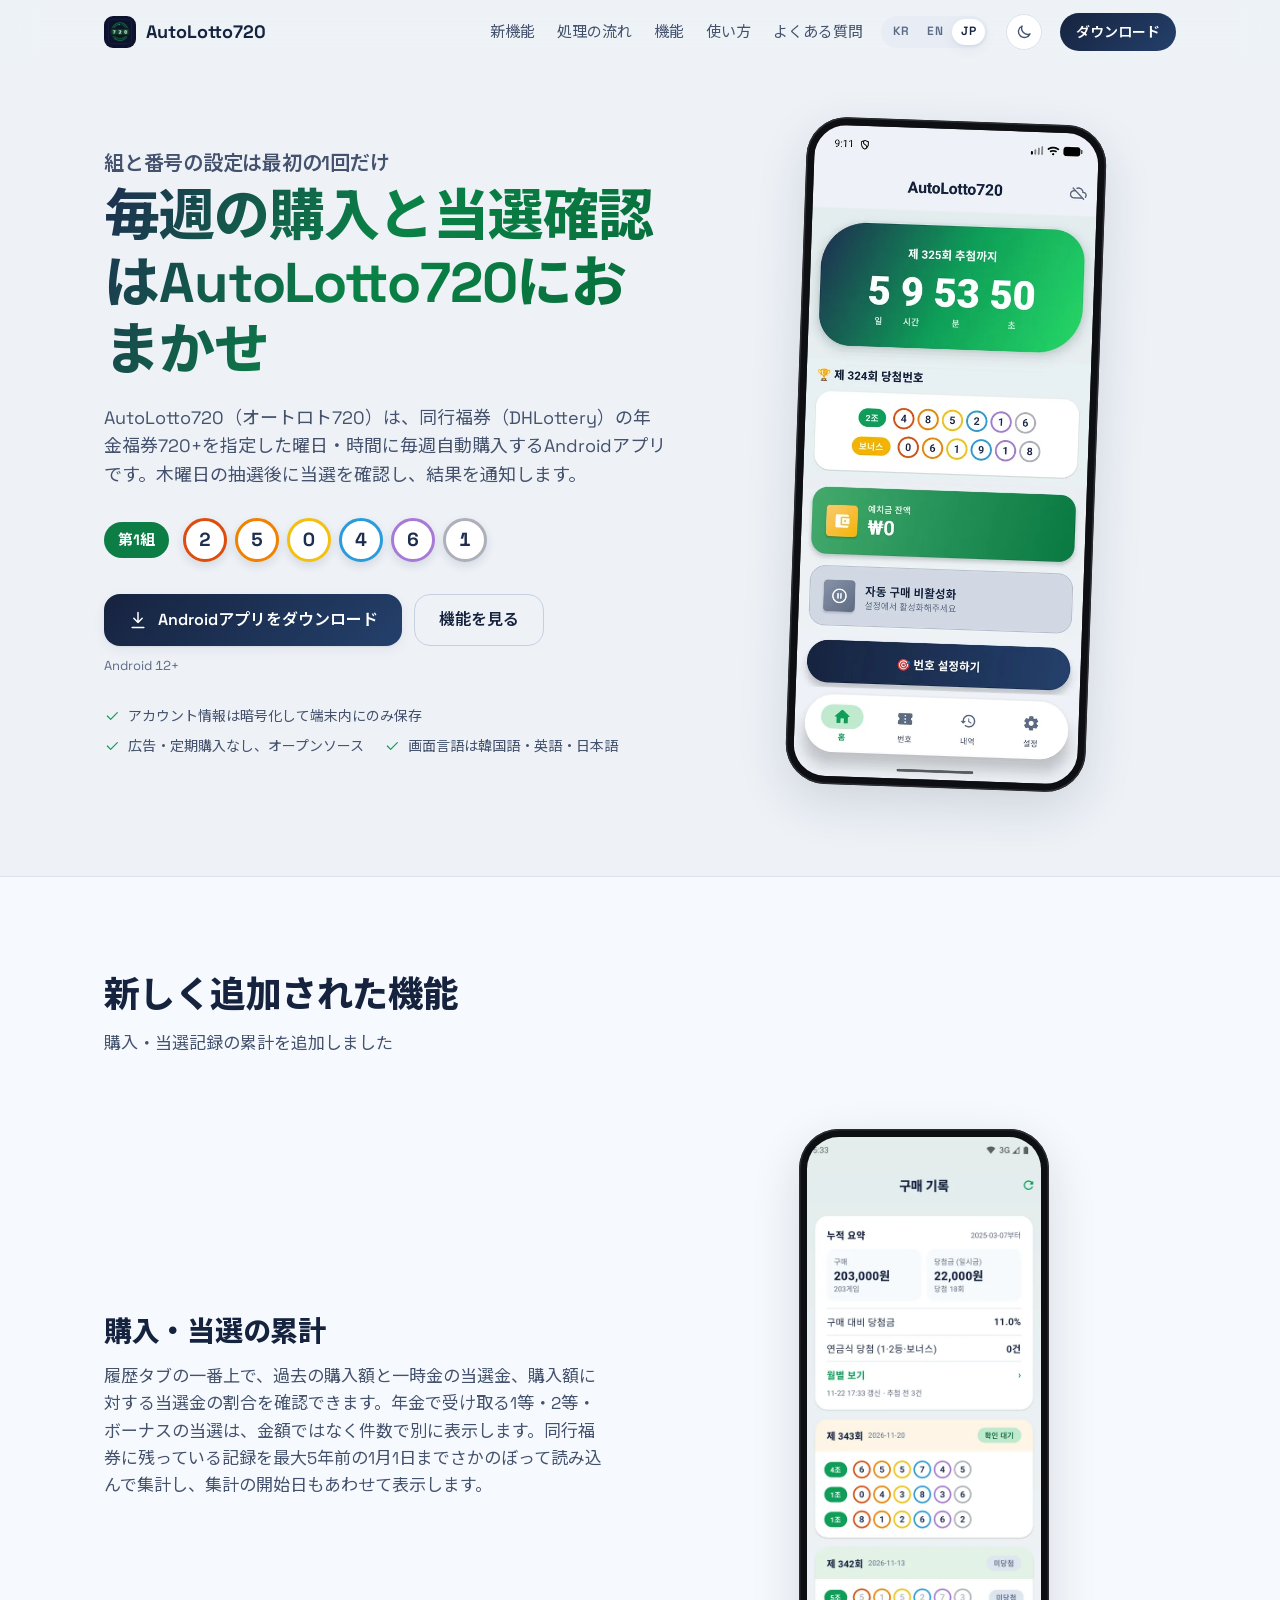
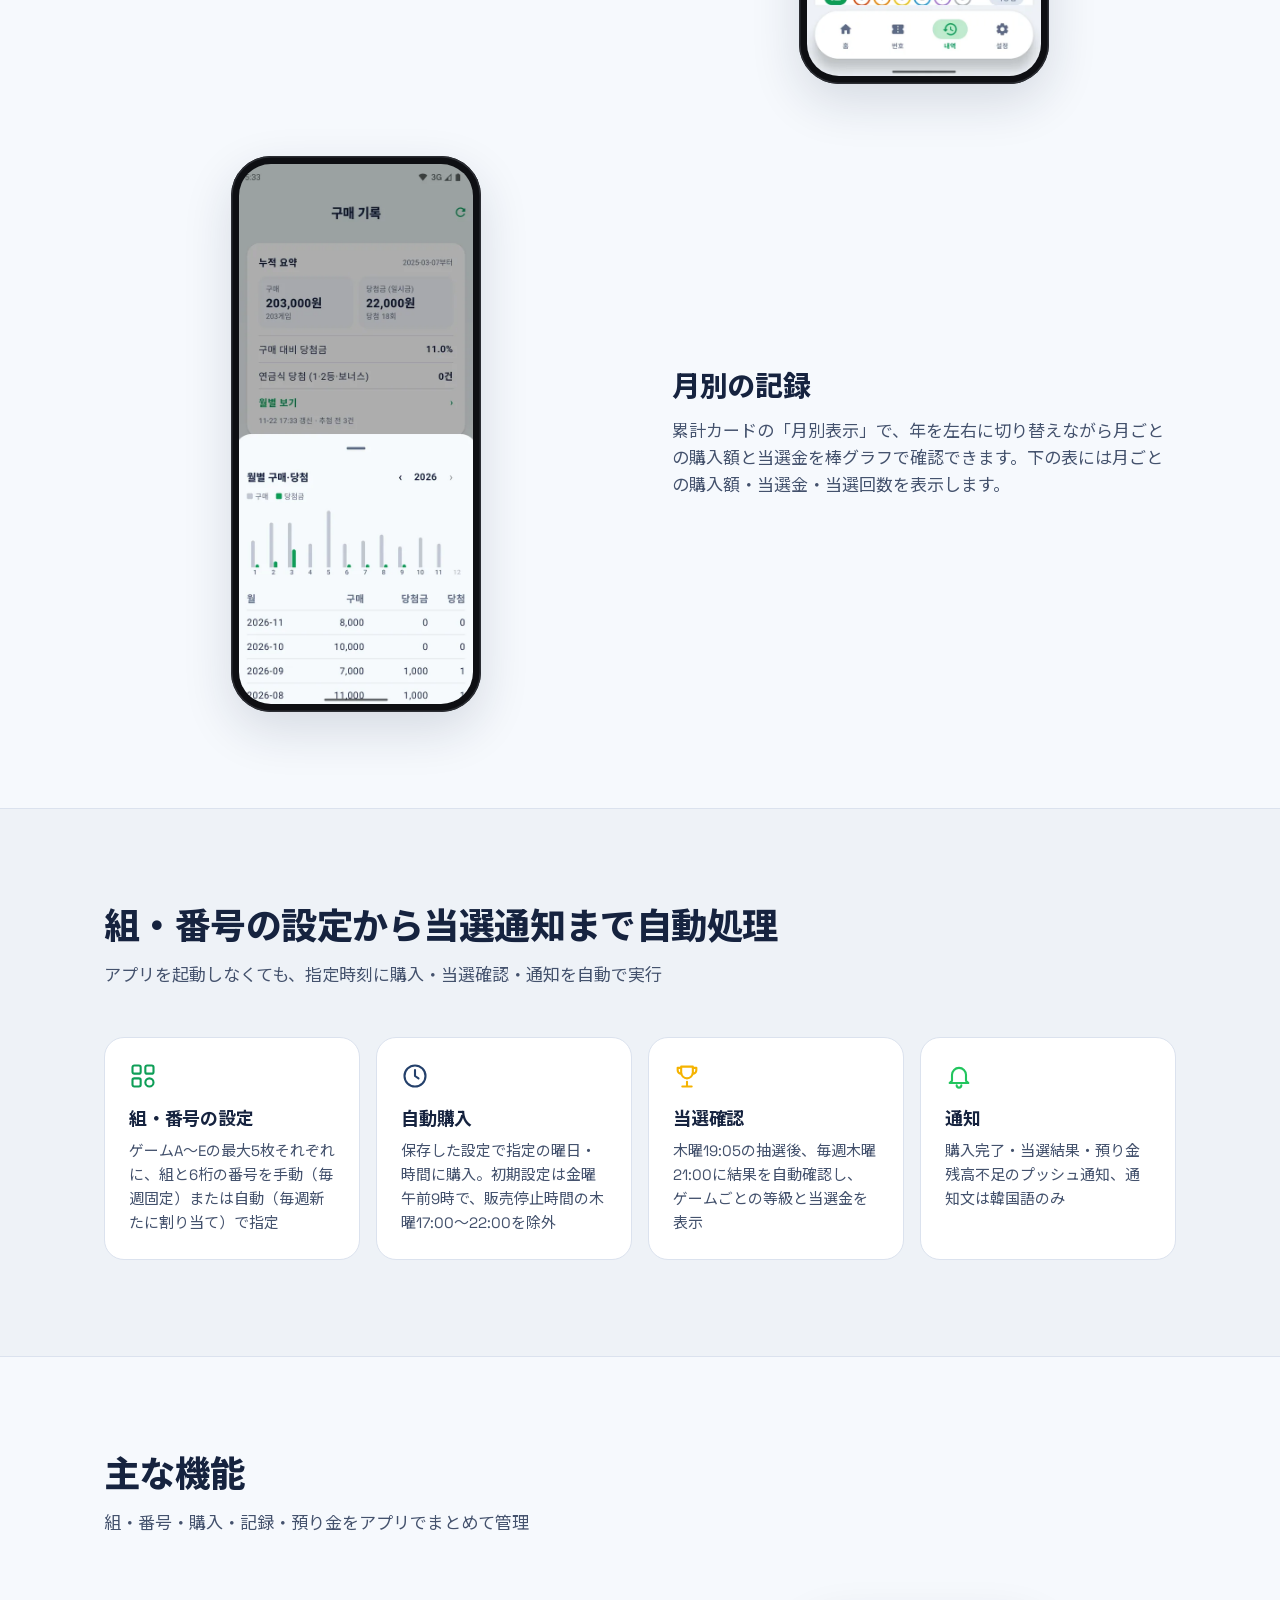
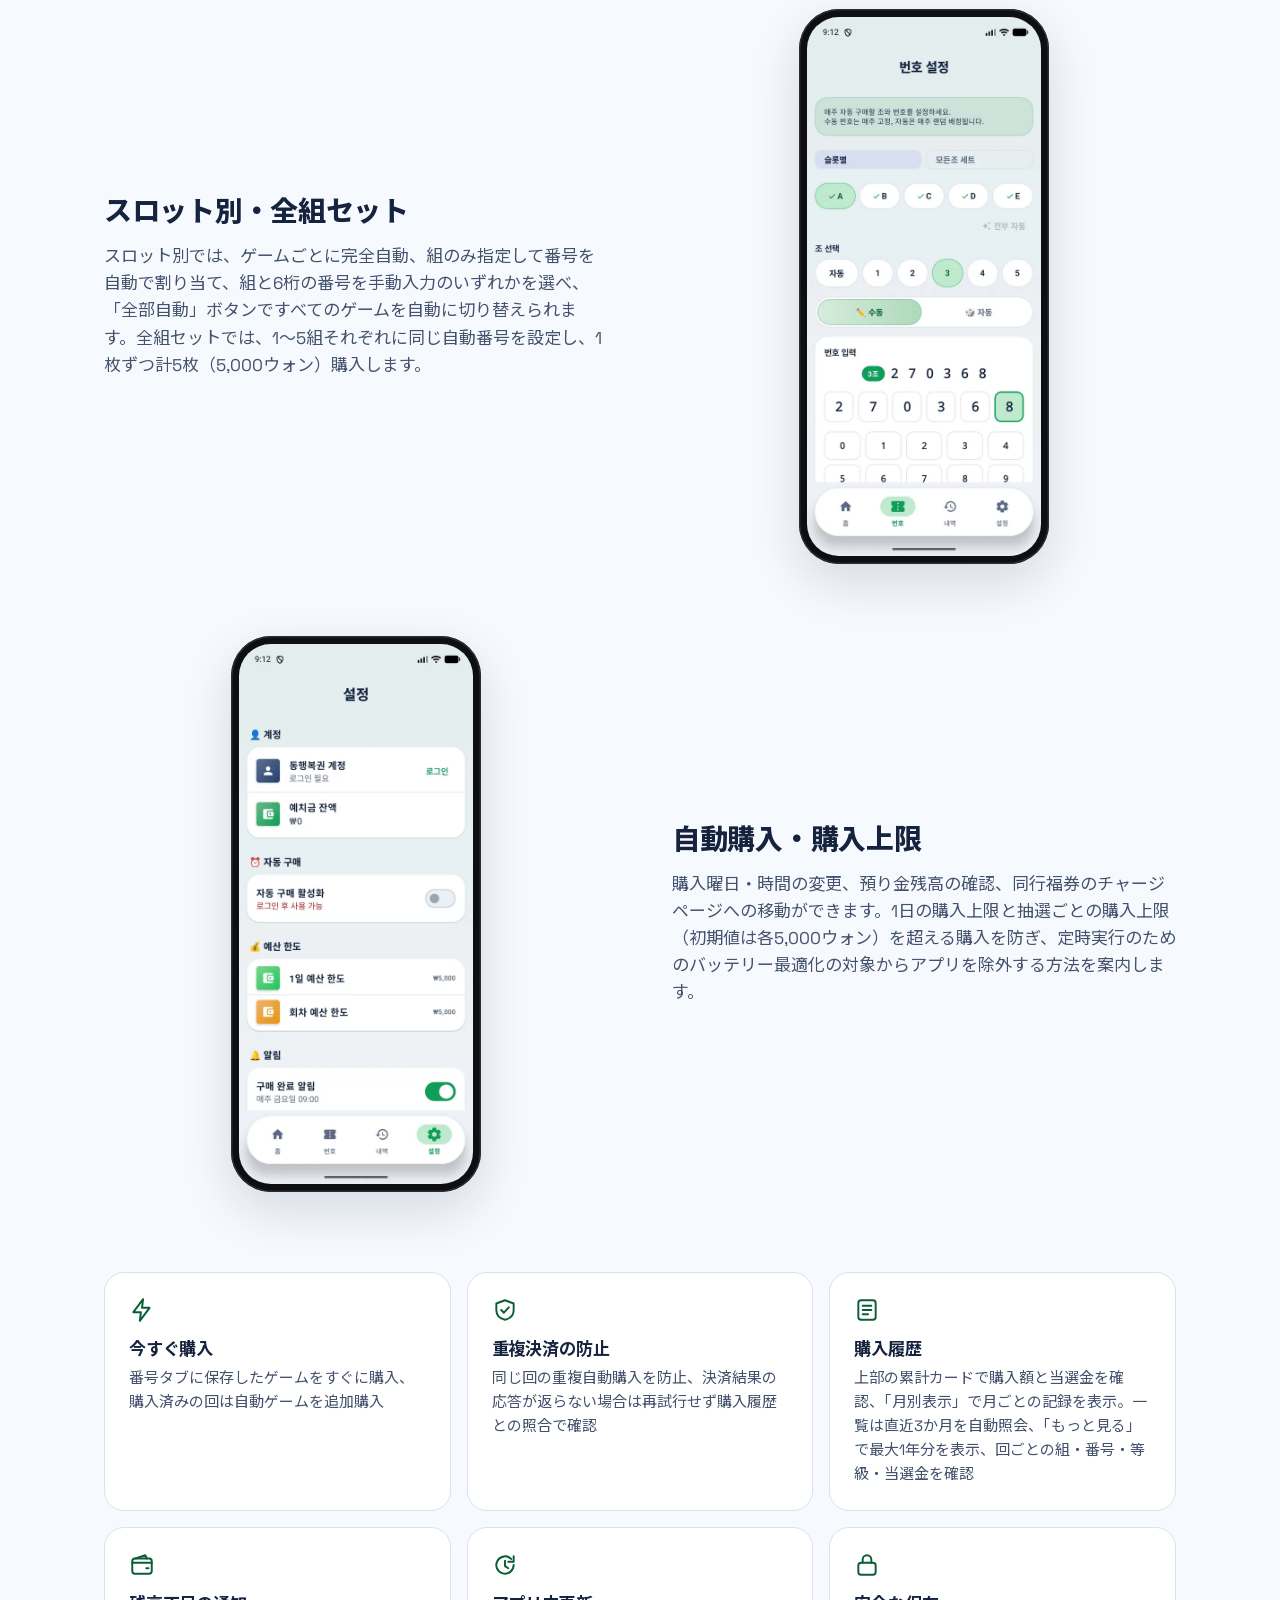
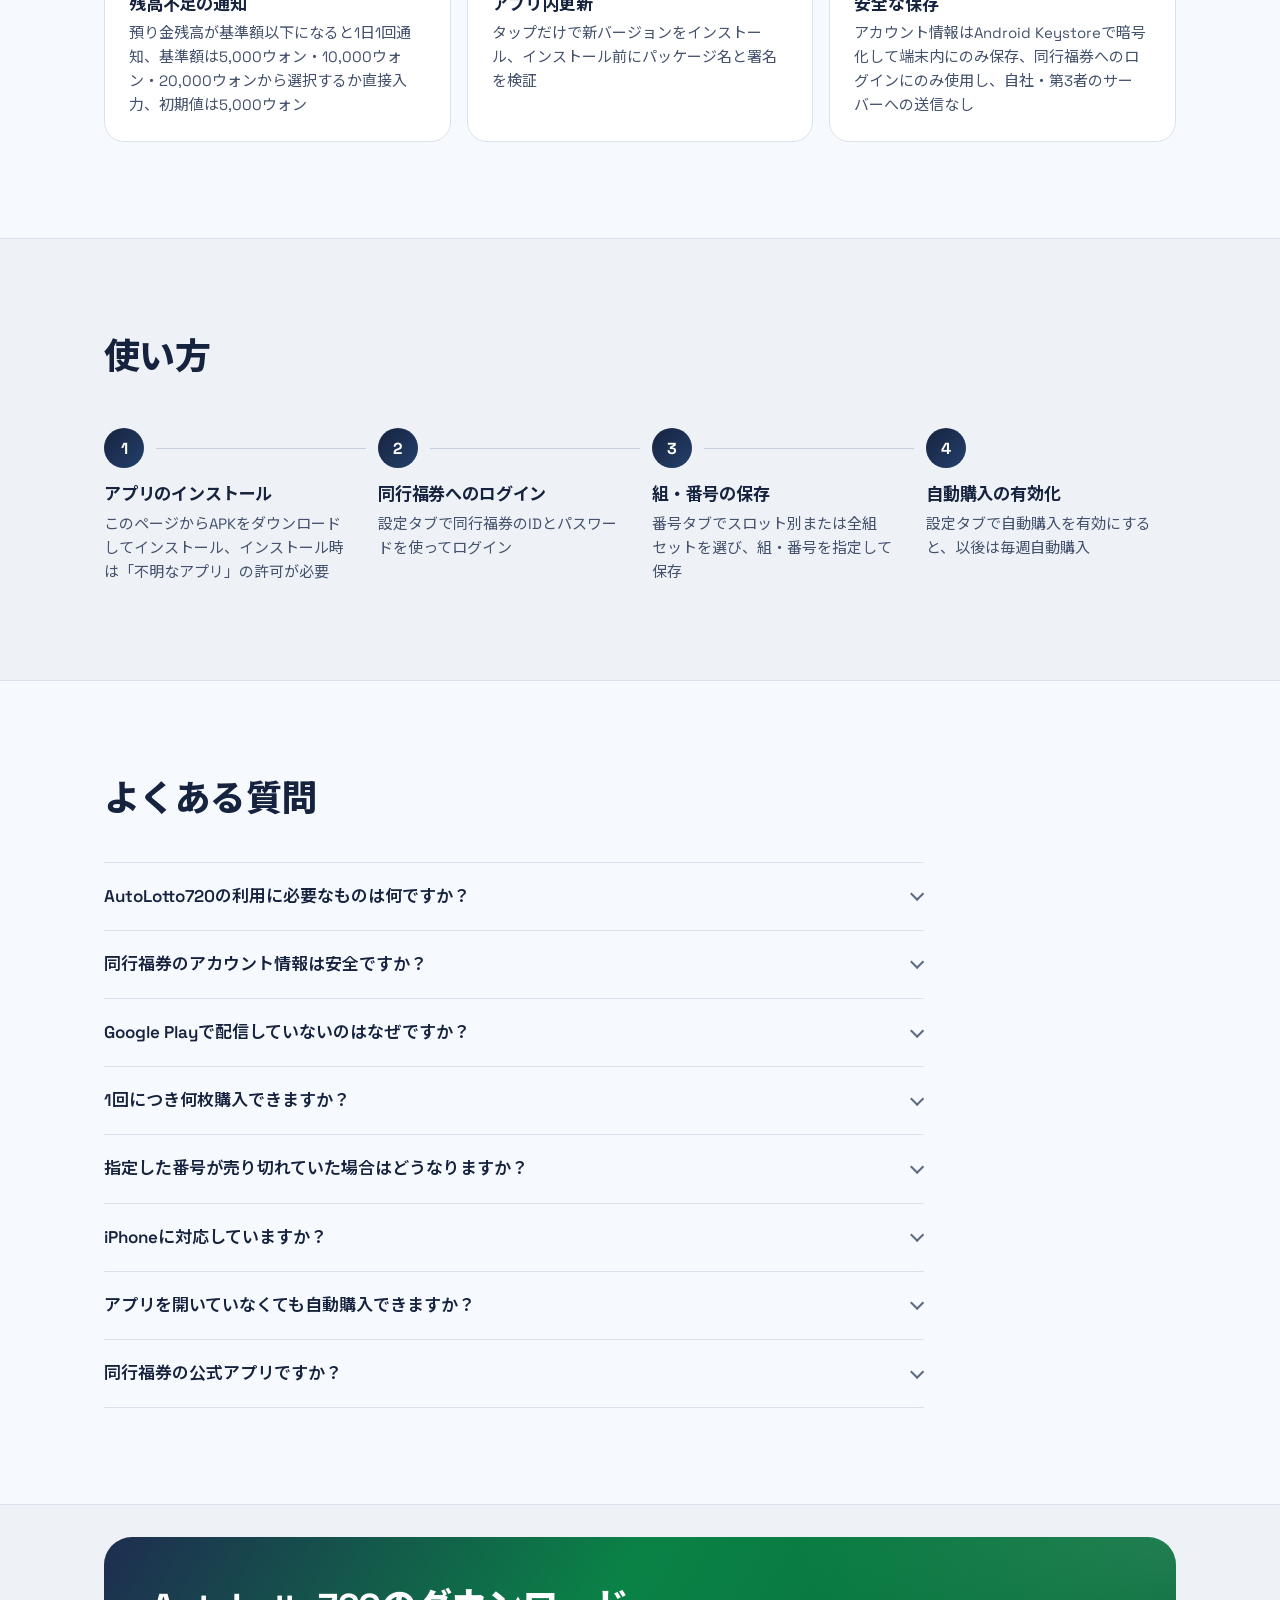
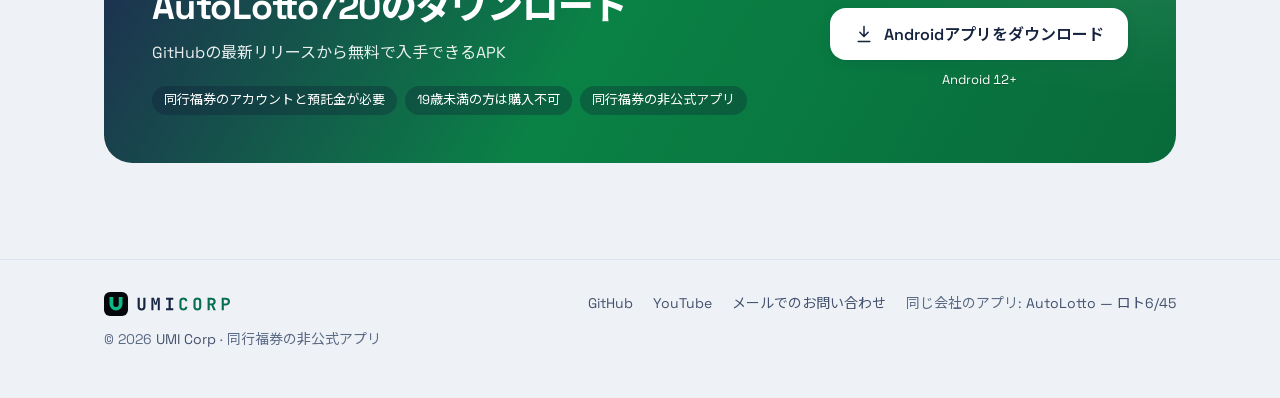
<file: site/ja/index.html>
<!doctype html>
<html lang="ja">
<head>
<meta charset="utf-8">
<meta name="viewport" content="width=device-width, initial-scale=1">
<title>AutoLotto720｜年金福券720+の自動購入・当選確認アプリ</title>
<meta name="description" content="同行福券（DHLottery）の年金福券720+を指定の曜日・時間に毎週自動購入。木曜日の抽選後に当選を自動確認・通知。最大5枚の組と6桁の番号を1枚ずつ自動・手動で設定。過去の購入額と当選金を累計と月別で確認。アカウント情報は端末内に暗号化保存。無料・広告なし・オープンソース。Android 12以上">
<meta name="color-scheme" content="light dark">
<meta name="theme-color" media="(prefers-color-scheme: light)" content="#eef2f7">
<meta name="theme-color" media="(prefers-color-scheme: dark)" content="#0e1330">
<link rel="canonical" href="https://autolotto720.umicorp.kr/ja/">
<link rel="alternate" hreflang="ko" href="https://autolotto720.umicorp.kr/">
<link rel="alternate" hreflang="en" href="https://autolotto720.umicorp.kr/en/">
<link rel="alternate" hreflang="ja" href="https://autolotto720.umicorp.kr/ja/">
<link rel="alternate" hreflang="x-default" href="https://autolotto720.umicorp.kr/">
<meta property="og:locale:alternate" content="ko_KR">
<meta property="og:locale:alternate" content="en_US">
<meta property="og:type" content="website">
<meta property="og:title" content="AutoLotto720｜年金福券720+の自動購入・当選確認アプリ">
<meta property="og:description" content="同行福券（DHLottery）の年金福券720+を指定の曜日・時間に毎週自動購入。木曜日の抽選後に当選を自動確認・通知。最大5枚の組と6桁の番号を1枚ずつ自動・手動で設定。過去の購入額と当選金を累計と月別で確認。アカウント情報は端末内に暗号化保存。無料・広告なし・オープンソース。Android 12以上">
<meta property="og:url" content="https://autolotto720.umicorp.kr/ja/">
<meta property="og:image" content="https://autolotto720.umicorp.kr/assets/og.jpg">
<meta property="og:image:width" content="1200">
<meta property="og:image:height" content="630">
<meta property="og:site_name" content="AutoLotto720">
<meta property="og:locale" content="ja_JP">
<meta name="twitter:card" content="summary_large_image">
<link rel="icon" type="image/png" sizes="48x48" href="../assets/favicon-48.png">
<link rel="apple-touch-icon" href="../assets/apple-touch-icon.png">
<script>
  // 첫 화면부터 테마를 맞춘다: 직접 고른 값 → 시스템 설정
  (function () {
    var t = null;
    try { t = localStorage.getItem('theme'); } catch (e) {}
    document.documentElement.dataset.theme = t || (matchMedia('(prefers-color-scheme: dark)').matches ? 'dark' : 'light');
    document.documentElement.classList.add('js');
  })();
</script>
<script async src="https://www.googletagmanager.com/gtag/js?id=G-Q2ZL599WPJ"></script>
<script>window.dataLayer=window.dataLayer||[];function gtag(){dataLayer.push(arguments);}gtag('js',new Date());gtag('config','G-Q2ZL599WPJ');</script>
<link rel="preload" href="../assets/fonts/noto-sans-jp.woff2?v=20261122a" as="font" type="font/woff2" crossorigin>
<link rel="preload" href="../assets/fonts/space-grotesk.woff2" as="font" type="font/woff2" crossorigin>
<link rel="stylesheet" href="../assets/site.css?v=20261122a">
<script defer src="../assets/site.js"></script>
<script type="application/ld+json">
{
 "@context": "https://schema.org",
 "@graph": [
  {
   "@type": "Organization",
   "@id": "https://autolotto720.umicorp.kr/#org",
   "name": "UMI Corp",
   "url": "https://umicorp.kr",
   "email": "contact@umicorp.kr",
   "sameAs": [
    "https://www.youtube.com/@UmiCorp",
    "https://github.com/umi-corp"
   ]
  },
  {
   "@type": "WebSite",
   "@id": "https://autolotto720.umicorp.kr/#site",
   "url": "https://autolotto720.umicorp.kr/",
   "name": "AutoLotto720",
   "inLanguage": [
    "ko",
    "en",
    "ja"
   ],
   "publisher": {
    "@id": "https://autolotto720.umicorp.kr/#org"
   }
  },
  {
   "@type": "MobileApplication",
   "@id": "https://autolotto720.umicorp.kr/ja/#app",
   "name": "AutoLotto720",
   "alternateName": "오토로또720",
   "operatingSystem": "Android 12+",
   "applicationCategory": "UtilitiesApplication",
   "description": "同行福券（DHLottery）の年金福券720+を指定の曜日・時間に毎週自動購入。木曜日の抽選後に当選を自動確認・通知。最大5枚の組と6桁の番号を1枚ずつ自動・手動で設定。過去の購入額と当選金を累計と月別で確認。アカウント情報は端末内に暗号化保存。無料・広告なし・オープンソース。Android 12以上",
   "url": "https://autolotto720.umicorp.kr/ja/",
   "installUrl": "https://github.com/umi-corp/autolotto720/releases/latest",
   "downloadUrl": "https://github.com/umi-corp/autolotto720/releases/latest",
   "image": "https://autolotto720.umicorp.kr/assets/icon-512.png",
   "screenshot": [
    "https://autolotto720.umicorp.kr/assets/shots/home.webp",
    "https://autolotto720.umicorp.kr/assets/shots/numbers.webp",
    "https://autolotto720.umicorp.kr/assets/shots/settings.webp",
    "https://autolotto720.umicorp.kr/assets/shots/summary.webp",
    "https://autolotto720.umicorp.kr/assets/shots/monthly.webp"
   ],
   "offers": {
    "@type": "Offer",
    "price": "0",
    "priceCurrency": "KRW"
   },
   "author": {
    "@id": "https://autolotto720.umicorp.kr/#org"
   },
   "inLanguage": "ja",
   "license": "https://github.com/umi-corp/autolotto720/blob/main/LICENSE",
   "featureList": [
    "自動購入",
    "当選確認",
    "今すぐ購入",
    "重複決済の防止",
    "残高不足の通知",
    "購入・当選の累計",
    "月別の記録",
    "安全な保存"
   ]
  },
  {
   "@type": "FAQPage",
   "@id": "https://autolotto720.umicorp.kr/ja/#faq",
   "inLanguage": "ja",
   "mainEntity": [
    {
     "@type": "Question",
     "name": "AutoLotto720の利用に必要なものは何ですか？",
     "acceptedAnswer": {
      "@type": "Answer",
      "text": "同行福券（dhlottery.co.kr）の会員アカウントと、購入金額分の預り金が必要です（1枚1,000ウォン）。預り金は同行福券のホームページから入金でき、アプリから入金ページへ移動できます。"
     }
    },
    {
     "@type": "Question",
     "name": "同行福券のアカウント情報は安全ですか？",
     "acceptedAnswer": {
      "@type": "Answer",
      "text": "アカウント情報はAndroid Keystoreで暗号化して端末内にのみ保存し、同行福券へのログインにのみ使用します。自社サーバーはなく、GitHubで公開しているソースコードで確認できます。"
     }
    },
    {
     "@type": "Question",
     "name": "Google Playで配信していないのはなぜですか？",
     "acceptedAnswer": {
      "@type": "Answer",
      "text": "Google Playのギャンブルに関するポリシーにより、宝くじ購入アプリは登録できません。APKはGitHubのリリースで配布しており、新しいバージョンはアプリ内の更新機能でインストールできます。"
     }
    },
    {
     "@type": "Question",
     "name": "1回につき何枚購入できますか？",
     "acceptedAnswer": {
      "@type": "Answer",
      "text": "同行福券のオンライン購入上限は1回につき5枚（5,000ウォン）です。上限を超えているかは同行福券のサーバーが判定し、超過分はサーバーが拒否します。"
     }
    },
    {
     "@type": "Question",
     "name": "指定した番号が売り切れていた場合はどうなりますか？",
     "acceptedAnswer": {
      "@type": "Answer",
      "text": "番号タブで、組と番号の両方を自動で割り当てる、組を維持して番号を自動で割り当てる、購入を取りやめるのいずれかを選べます。初期設定は組と番号の両方を自動で割り当てる設定です。"
     }
    },
    {
     "@type": "Question",
     "name": "iPhoneに対応していますか？",
     "acceptedAnswer": {
      "@type": "Answer",
      "text": "Android 12以上の端末専用です。iPhone版アプリはありません。"
     }
    },
    {
     "@type": "Question",
     "name": "アプリを開いていなくても自動購入できますか？",
     "acceptedAnswer": {
      "@type": "Answer",
      "text": "インターネットに接続していれば、アプリを開かなくても指定時刻に自動購入できます。定時に実行するため、バッテリー最適化の対象からアプリを除外することをおすすめします。木曜日17:00〜22:00の販売停止時間帯は購入時刻として設定できません。"
     }
    },
    {
     "@type": "Question",
     "name": "同行福券の公式アプリですか？",
     "acceptedAnswer": {
      "@type": "Answer",
      "text": "同行福券の公式アプリではなく、UMI Corpが開発したアプリです。利用に伴う責任はユーザーにあり、19歳未満の方は宝くじを購入できません。"
     }
    }
   ]
  }
 ]
}
</script>
</head>
<body>
<a class="skip" href="#main">本文へ移動</a>
<header class="site-nav">
  <nav class="wrap nav" aria-label="AutoLotto720">
    <a class="brand" href="../ja/"><img src="../assets/icon-160.webp" alt="" width="32" height="32"><span>AutoLotto720</span></a>
    <div class="nav-right">
      <div class="nav-links">
        <a href="#whats-new">新機能</a>
        <a href="#flow">処理の流れ</a>
        <a href="#features">機能</a>
        <a href="#how">使い方</a>
        <a href="#faq">よくある質問</a>
      </div>
      <div class="lang-switch" role="group" aria-label="言語"><a href="../" lang="ko" hreflang="ko">KR</a><a href="../en/" lang="en" hreflang="en">EN</a><a href="../ja/" lang="ja" hreflang="ja" aria-current="page">JP</a></div>
      <button class="icon-btn theme-btn" type="button" data-theme-toggle aria-label="明るいテーマと暗いテーマの切り替え">
        <svg class="moon" viewBox="0 0 24 24" fill="none" stroke="currentColor" stroke-width="1.8" stroke-linecap="round" stroke-linejoin="round" aria-hidden="true"><path d="M20 14.5A8 8 0 0 1 9.5 4a8 8 0 1 0 10.5 10.5z"/></svg>
        <svg class="sun" viewBox="0 0 24 24" fill="none" stroke="currentColor" stroke-width="1.8" stroke-linecap="round" aria-hidden="true"><circle cx="12" cy="12" r="4"/><path d="M12 2v2M12 20v2M2 12h2M20 12h2M4.9 4.9l1.4 1.4M17.7 17.7l1.4 1.4M4.9 19.1l1.4-1.4M17.7 6.3l1.4-1.4"/></svg>
      </button>
      <a class="nav-cta" href="#download">ダウンロード</a>
    </div>
  </nav>
</header>

<main id="main">
  <section class="hero">
    <div class="wrap hero-grid">
      <div>
        <h1 class="headline"><span class="l1">組と番号の設定は最初の1回だけ</span><span class="l2">毎週の購入と当選確認はAutoLotto720におまかせ</span></h1>
        <p class="lead">AutoLotto720（オートロト720）は、同行福券（DHLottery）の年金福券720+を指定した曜日・時間に毎週自動購入するAndroidアプリです。木曜日の抽選後に当選を確認し、結果を通知します。</p>
        <ul class="ticket" data-ticket aria-hidden="true"><li style="--i:0"><span class="jo">第3組</span></li><li style="--i:1"><span class="pb">2</span></li><li style="--i:2"><span class="pb">7</span></li><li style="--i:3"><span class="pb">0</span></li><li style="--i:4"><span class="pb">3</span></li><li style="--i:5"><span class="pb">6</span></li><li style="--i:6"><span class="pb">8</span></li></ul>
        <div class="hero-actions">
          <div class="hero-dl"><a class="btn btn-cta" href="https://github.com/umi-corp/autolotto720/releases/latest" data-apk><svg class="icon" viewBox="0 0 24 24" aria-hidden="true"><path d="M12 3v12M7 10l5 5 5-5M5 21h14"/></svg>Androidアプリをダウンロード</a><span class="apk-meta" data-apk-meta>Android 12+</span></div>
          <a class="btn btn-ghost" href="#flow">機能を見る</a>
        </div>
        <ul class="points"><li><svg class="icon" viewBox="0 0 24 24" aria-hidden="true"><path d="M5 12l5 5L20 7"/></svg>アカウント情報は暗号化して端末内にのみ保存</li><li><svg class="icon" viewBox="0 0 24 24" aria-hidden="true"><path d="M5 12l5 5L20 7"/></svg>広告・定期購入なし、オープンソース</li><li><svg class="icon" viewBox="0 0 24 24" aria-hidden="true"><path d="M5 12l5 5L20 7"/></svg>画面言語は韓国語・英語・日本語</li></ul>
      </div>
      <div class="hero-media"><div class="phone"><img src="../assets/shots/home.webp" alt="AutoLotto720のホーム画面。次回の抽選までの残り時間、前回の当選番号（組・6桁の番号・ボーナス）、預り金残高、自動購入の状態" width="540" height="1200" fetchpriority="high" decoding="async"></div></div>
    </div>
  </section>
  <section class="band alt" id="whats-new" aria-labelledby="whats-new-title">
    <div class="wrap">
      <h2 class="band-title" id="whats-new-title">新しく追加された機能</h2>
      <p class="band-desc">購入・当選記録の累計を追加しました</p>
      <div class="feature">
        <div>
          <h3>購入・当選の累計</h3>
          <p>履歴タブの一番上で、過去の購入額と一時金の当選金、購入額に対する当選金の割合を確認できます。年金で受け取る1等・2等・ボーナスの当選は、金額ではなく件数で別に表示します。同行福券に残っている記録を最大5年前の1月1日までさかのぼって読み込んで集計し、集計の開始日もあわせて表示します。</p>
        </div>
        <div class="feature-media"><div class="phone"><img src="../assets/shots/summary.webp" alt="履歴タブの累計カード：購入額とゲーム数、一時金の当選金と当選回数、購入額に対する当選金の割合、年金型の当選件数、月別表示" width="540" height="1200" loading="lazy" decoding="async"></div></div>
      </div>
      <div class="feature rev">
        <div>
          <h3>月別の記録</h3>
          <p>累計カードの「月別表示」で、年を左右に切り替えながら月ごとの購入額と当選金を棒グラフで確認できます。下の表には月ごとの購入額・当選金・当選回数を表示します。</p>
        </div>
        <div class="feature-media"><div class="phone"><img src="../assets/shots/monthly.webp" alt="月別の購入・当選シート：年の切り替え、1〜12月の購入額と当選金の棒グラフ、月別の表" width="540" height="1200" loading="lazy" decoding="async"></div></div>
      </div>
    </div>
  </section>

  <section class="band" id="flow" aria-labelledby="flow-title">
    <div class="wrap">
      <h2 class="band-title" id="flow-title">組・番号の設定から当選通知まで自動処理</h2>
      <p class="band-desc">アプリを起動しなくても、指定時刻に購入・当選確認・通知を自動で実行</p>
      <ol class="stages"><li class="stage"><span class="stage-ic"><svg class="icon" viewBox="0 0 24 24" aria-hidden="true"><rect x="3" y="3" width="7" height="7" rx="1.5"/><rect x="14" y="3" width="7" height="7" rx="1.5"/><rect x="3" y="14" width="7" height="7" rx="1.5"/><circle cx="17.5" cy="17.5" r="3.5"/></svg></span><h3>組・番号の設定</h3><p>ゲームA～Eの最大5枚それぞれに、組と6桁の番号を手動（毎週固定）または自動（毎週新たに割り当て）で指定</p></li><li class="stage"><span class="stage-ic"><svg class="icon" viewBox="0 0 24 24" aria-hidden="true"><circle cx="12" cy="12" r="9"/><path d="M12 7v5l3 2"/></svg></span><h3>自動購入</h3><p>保存した設定で指定の曜日・時間に購入。初期設定は金曜午前9時で、販売停止時間の木曜17:00～22:00を除外</p></li><li class="stage"><span class="stage-ic"><svg class="icon" viewBox="0 0 24 24" aria-hidden="true"><path d="M8 21h8M12 17v4M7 4h10v5a5 5 0 0 1-10 0V4z"/><path d="M17 5h3v2a3 3 0 0 1-3 3M7 5H4v2a3 3 0 0 0 3 3"/></svg></span><h3>当選確認</h3><p>木曜19:05の抽選後、毎週木曜21:00に結果を自動確認し、ゲームごとの等級と当選金を表示</p></li><li class="stage"><span class="stage-ic"><svg class="icon" viewBox="0 0 24 24" aria-hidden="true"><path d="M6 16V11a6 6 0 0 1 12 0v5l2 2H4l2-2z"/><path d="M10 20a2 2 0 0 0 4 0"/></svg></span><h3>通知</h3><p>購入完了・当選結果・預り金残高不足のプッシュ通知、通知文は韓国語のみ</p></li></ol>
    </div>
  </section>

  <section class="band alt" id="features" aria-labelledby="features-title">
    <div class="wrap">
      <h2 class="band-title" id="features-title">主な機能</h2>
      <p class="band-desc">組・番号・購入・記録・預り金をアプリでまとめて管理</p>
      <div class="feature">
        <div>
          <h3>スロット別・全組セット</h3>
          <p>スロット別では、ゲームごとに完全自動、組のみ指定して番号を自動で割り当て、組と6桁の番号を手動入力のいずれかを選べ、「全部自動」ボタンですべてのゲームを自動に切り替えられます。全組セットでは、1〜5組それぞれに同じ自動番号を設定し、1枚ずつ計5枚（5,000ウォン）購入します。</p>
        </div>
        <div class="feature-media"><div class="phone"><img src="../assets/shots/numbers.webp" alt="番号設定画面。スロット別・全組セットの切り替え、ゲームA～E、組の選択、手動・自動の切り替え、6桁の番号入力" width="540" height="1200" loading="lazy" decoding="async"></div></div>
      </div>
      <div class="feature rev">
        <div>
          <h3>自動購入・購入上限</h3>
          <p>購入曜日・時間の変更、預り金残高の確認、同行福券のチャージページへの移動ができます。1日の購入上限と抽選ごとの購入上限（初期値は各5,000ウォン）を超える購入を防ぎ、定時実行のためのバッテリー最適化の対象からアプリを除外する方法を案内します。</p>
        </div>
        <div class="feature-media"><div class="phone"><img src="../assets/shots/settings.webp" alt="設定画面：同行福券アカウント、預り金残高、自動購入の有効化、1日の購入上限、抽選ごとの購入上限、通知" width="540" height="1200" loading="lazy" decoding="async"></div></div>
      </div>
      <ul class="cards"><li class="card"><span class="card-ic"><svg class="icon" viewBox="0 0 24 24" aria-hidden="true"><path d="M13 2L4 14h7l-1 8 9-12h-7l1-8z"/></svg></span><h3>今すぐ購入</h3><p>番号タブに保存したゲームをすぐに購入、購入済みの回は自動ゲームを追加購入</p></li><li class="card"><span class="card-ic"><svg class="icon" viewBox="0 0 24 24" aria-hidden="true"><path d="M12 3l8 3v6c0 5-3.5 8-8 9-4.5-1-8-4-8-9V6l8-3z"/><path d="M8.5 12l2.5 2.5 4.5-5"/></svg></span><h3>重複決済の防止</h3><p>同じ回の重複自動購入を防止、決済結果の応答が返らない場合は再試行せず購入履歴との照合で確認</p></li><li class="card"><span class="card-ic"><svg class="icon" viewBox="0 0 24 24" aria-hidden="true"><rect x="4" y="3" width="16" height="18" rx="2.5"/><path d="M8 8h8M8 12h8M8 16h5"/></svg></span><h3>購入履歴</h3><p>上部の累計カードで購入額と当選金を確認、「月別表示」で月ごとの記録を表示。一覧は直近3か月を自動照会、「もっと見る」で最大1年分を表示、回ごとの組・番号・等級・当選金を確認</p></li><li class="card"><span class="card-ic"><svg class="icon" viewBox="0 0 24 24" aria-hidden="true"><rect x="3" y="6" width="18" height="14" rx="2.5"/><path d="M3 10h18M16 15h2"/><path d="M6 6l9-3 1.5 3"/></svg></span><h3>残高不足の通知</h3><p>預り金残高が基準額以下になると1日1回通知、基準額は5,000ウォン・10,000ウォン・20,000ウォンから選択するか直接入力、初期値は5,000ウォン</p></li><li class="card"><span class="card-ic"><svg class="icon" viewBox="0 0 24 24" aria-hidden="true"><path d="M20 12a8 8 0 1 1-2.3-5.6"/><path d="M20 4v5h-5"/><path d="M12 8v5l3 2"/></svg></span><h3>アプリ内更新</h3><p>タップだけで新バージョンをインストール、インストール前にパッケージ名と署名を検証</p></li><li class="card"><span class="card-ic"><svg class="icon" viewBox="0 0 24 24" aria-hidden="true"><rect x="4" y="10" width="16" height="11" rx="2.5"/><path d="M8 10V7a4 4 0 0 1 8 0v3"/></svg></span><h3>安全な保存</h3><p>アカウント情報はAndroid Keystoreで暗号化して端末内にのみ保存、同行福券へのログインにのみ使用し、自社・第3者のサーバーへの送信なし</p></li></ul>
    </div>
  </section>

  <section class="band" id="how" aria-labelledby="how-title">
    <div class="wrap">
      <h2 class="band-title" id="how-title">使い方</h2>
      <ol class="steps"><li class="step" data-n="1"><h3>アプリのインストール</h3><p>このページからAPKをダウンロードしてインストール、インストール時は「不明なアプリ」の許可が必要</p></li><li class="step" data-n="2"><h3>同行福券へのログイン</h3><p>設定タブで同行福券のIDとパスワードを使ってログイン</p></li><li class="step" data-n="3"><h3>組・番号の保存</h3><p>番号タブでスロット別または全組セットを選び、組・番号を指定して保存</p></li><li class="step" data-n="4"><h3>自動購入の有効化</h3><p>設定タブで自動購入を有効にすると、以後は毎週自動購入</p></li></ol>
    </div>
  </section>

  <section class="band alt" id="faq" aria-labelledby="faq-title">
    <div class="wrap">
      <h2 class="band-title" id="faq-title">よくある質問</h2>
      <div class="faq"><details><summary>AutoLotto720の利用に必要なものは何ですか？</summary><p>同行福券（dhlottery.co.kr）の会員アカウントと、購入金額分の預り金が必要です（1枚1,000ウォン）。預り金は同行福券のホームページから入金でき、アプリから入金ページへ移動できます。</p></details><details><summary>同行福券のアカウント情報は安全ですか？</summary><p>アカウント情報はAndroid Keystoreで暗号化して端末内にのみ保存し、同行福券へのログインにのみ使用します。自社サーバーはなく、GitHubで公開しているソースコードで確認できます。</p></details><details><summary>Google Playで配信していないのはなぜですか？</summary><p>Google Playのギャンブルに関するポリシーにより、宝くじ購入アプリは登録できません。APKはGitHubのリリースで配布しており、新しいバージョンはアプリ内の更新機能でインストールできます。</p></details><details><summary>1回につき何枚購入できますか？</summary><p>同行福券のオンライン購入上限は1回につき5枚（5,000ウォン）です。上限を超えているかは同行福券のサーバーが判定し、超過分はサーバーが拒否します。</p></details><details><summary>指定した番号が売り切れていた場合はどうなりますか？</summary><p>番号タブで、組と番号の両方を自動で割り当てる、組を維持して番号を自動で割り当てる、購入を取りやめるのいずれかを選べます。初期設定は組と番号の両方を自動で割り当てる設定です。</p></details><details><summary>iPhoneに対応していますか？</summary><p>Android 12以上の端末専用です。iPhone版アプリはありません。</p></details><details><summary>アプリを開いていなくても自動購入できますか？</summary><p>インターネットに接続していれば、アプリを開かなくても指定時刻に自動購入できます。定時に実行するため、バッテリー最適化の対象からアプリを除外することをおすすめします。木曜日17:00〜22:00の販売停止時間帯は購入時刻として設定できません。</p></details><details><summary>同行福券の公式アプリですか？</summary><p>同行福券の公式アプリではなく、UMI Corpが開発したアプリです。利用に伴う責任はユーザーにあり、19歳未満の方は宝くじを購入できません。</p></details></div>
    </div>
  </section>

  <section class="outro" id="download" aria-labelledby="dl-title">
    <div class="wrap">
      <div class="outro-card">
        <div>
          <h2 class="band-title" id="dl-title">AutoLotto720のダウンロード</h2>
          <p class="outro-desc">GitHubの最新リリースから無料で入手できるAPK</p>
          <ul class="notes"><li>同行福券のアカウントと預託金が必要</li><li>19歳未満の方は購入不可</li><li>同行福券の非公式アプリ</li></ul>
        </div>
        <div class="hero-dl"><a class="btn btn-cta" href="https://github.com/umi-corp/autolotto720/releases/latest" data-apk><svg class="icon" viewBox="0 0 24 24" aria-hidden="true"><path d="M12 3v12M7 10l5 5 5-5M5 21h14"/></svg>Androidアプリをダウンロード</a><span class="apk-meta" data-apk-meta>Android 12+</span></div>
      </div>
    </div>
  </section>
</main>
<footer class="site-foot">
  <div class="wrap foot">
    <p><a class="co-logo" href="https://umicorp.kr/ja/" aria-label="UmiCorp"><img class="on-dark" src="../assets/umicorp-horizontal-dark.svg" alt="" width="126" height="24" loading="lazy"><img class="on-light" src="../assets/umicorp-horizontal-light.svg" alt="" width="126" height="24" loading="lazy"></a>© 2026 <a href="https://umicorp.kr">UMI Corp</a> · 同行福券の非公式アプリ</p>
    <nav aria-label="UMI Corp">
      <a href="https://github.com/umi-corp/autolotto720">GitHub</a>
      <a href="https://www.youtube.com/@UmiCorp">YouTube</a>
      <a href="mailto:contact@umicorp.kr">メールでのお問い合わせ</a>
      <span>同じ会社のアプリ: <a href="https://autolotto.umicorp.kr/ja/">AutoLotto — ロト6/45</a></span>
    </nav>
  </div>
</footer>
</body>
</html>
</file>
<file: site/assets/site.css>
/* 색은 앱 Neon Vault 테마(app/.../ui/theme/Color.kt)에서 옮긴 값 */
@font-face { font-family: "Noto Sans KR"; src: url("fonts/noto-sans-kr.woff2") format("woff2"); font-weight: 400 800; font-display: swap; }
@font-face { font-family: "Noto Sans JP"; src: url("fonts/noto-sans-jp.woff2?v=20261122a") format("woff2"); font-weight: 100 900; font-display: swap; }
@font-face { font-family: "Space Grotesk"; src: url("fonts/space-grotesk.woff2") format("woff2"); font-weight: 400 700; font-display: swap; }

:root, [data-theme="light"] {
  --bg: #eef2f7;
  --surface: #ffffff;
  --surface-low: #f6f9fd;
  --surface-2: #e7ecf5;
  --line: #dbe2ee;
  --outline: #c7d0e0;
  --text: #16233f;
  --text-2: #44526d;
  --text-3: #5c6b85;
  --primary: #0e9e57;
  --primary-ink: #0a5e37;
  --gold: #f5b301;
  --green: #22c55e;
  --blue: #24406b;
  --cta: linear-gradient(135deg, var(--navy), var(--blue));
  --on-cta: #ffffff;
  --navy: #16233f;
  /* 앱 heroGradient 보다 어둡게: 다운로드 카드의 흰 글자 대비 4.5:1 이상 */
  --hero-grad: linear-gradient(120deg, #1e2d50, #0a8246 45%, #086a3a);
  --headline-grad: var(--hero-grad);
  --shadow-1: 0 1px 2px rgba(22, 35, 63, .06), 0 4px 14px rgba(22, 35, 63, .06);
  --shadow-2: 0 18px 50px rgba(22, 35, 63, .14);
  --nav-bg: rgba(238, 242, 247, .78);
  --nav-h: 64px;
  color-scheme: light;
}
[data-theme="dark"] {
  --bg: #0e1330;
  --surface: #161c3d;
  --surface-low: #121836;
  --surface-2: #1d2447;
  --line: #2a3350;
  --outline: #5d6683;
  --text: #e6eaf3;
  --text-2: #b9c2d8;
  --text-3: #8f9ab4;
  --primary: #5fe39a;
  --primary-ink: #5fe39a;
  --green: #6ee7a0;
  --blue: #afc0ec;
  --cta: linear-gradient(135deg, #5fe39a, #3cc97f);
  --on-cta: #00391d;
  --headline-grad: linear-gradient(120deg, #afc0ec, #5fe39a 55%, #26d967);
  --shadow-1: 0 1px 2px rgba(0, 0, 0, .3), 0 4px 14px rgba(0, 0, 0, .25);
  --shadow-2: 0 18px 50px rgba(0, 0, 0, .45);
  --nav-bg: rgba(14, 19, 48, .78);
  color-scheme: dark;
}

*, *::before, *::after { box-sizing: border-box; }
html { scroll-behavior: smooth; scroll-padding-top: calc(var(--nav-h) + 16px); -webkit-text-size-adjust: 100%; }
@media (prefers-reduced-motion: reduce) { html { scroll-behavior: auto; } }
body {
  margin: 0;
  background: var(--bg);
  color: var(--text);
  font-family: "Space Grotesk", "Noto Sans KR", "Apple SD Gothic Neo", "Malgun Gothic", sans-serif;
  font-size: 16px;
  line-height: 1.6;
  word-break: keep-all;
  overflow-wrap: break-word;
  -webkit-font-smoothing: antialiased;
}
/* 일본어 페이지는 한국어 글꼴 대신 Noto Sans JP */
[lang="ja"], [lang="ja"] body { font-family: "Space Grotesk", "Noto Sans JP", "Hiragino Kaku Gothic ProN", "Yu Gothic", sans-serif; word-break: normal; line-break: strict; }
img { display: block; max-width: 100%; }
a { color: var(--primary-ink); }
h1, h2, h3 { margin: 0; line-height: 1.25; letter-spacing: -.01em; }
p { margin: 0; }
.skip { position: absolute; left: 16px; top: -60px; z-index: 300; padding: 8px 14px; border-radius: 8px; background: var(--text); color: var(--bg); }
.skip:focus { top: 12px; }
:focus-visible { outline: 2px solid var(--primary); outline-offset: 3px; }
.wrap { width: 100%; max-width: 1120px; margin: 0 auto; padding: 0 24px; }
@media (max-width: 600px) { .wrap { padding: 0 16px; } }

/* ───────── 내비 ───────── */
.site-nav { position: sticky; top: 0; z-index: 100; background: var(--nav-bg); backdrop-filter: blur(16px); -webkit-backdrop-filter: blur(16px); border-bottom: 1px solid transparent; transition: border-color .2s; }
.site-nav.scrolled { border-bottom-color: var(--line); }
.nav { display: flex; align-items: center; justify-content: space-between; gap: 16px; height: var(--nav-h); }
.brand { display: inline-flex; align-items: center; gap: 10px; color: var(--text); font-weight: 700; font-size: 18px; text-decoration: none; }
.brand img { width: 32px; height: 32px; border-radius: 9px; }
.nav-right { display: flex; align-items: center; gap: 18px; }
.nav-links { display: flex; gap: 22px; }
.nav-links a { color: var(--text-2); font-size: 15px; text-decoration: none; white-space: nowrap; }
.nav-links a:hover { color: var(--text); }
.lang-switch { display: inline-flex; padding: 3px; border-radius: 999px; background: var(--surface-2); }
.lang-switch a { padding: 3px 9px; border-radius: 999px; color: var(--text-3); font-size: 12px; font-weight: 600; letter-spacing: .04em; text-decoration: none; }
.lang-switch a[aria-current] { background: var(--surface); color: var(--text); box-shadow: var(--shadow-1); }
.icon-btn { display: inline-grid; place-items: center; width: 36px; height: 36px; padding: 0; border: 1px solid var(--line); border-radius: 50%; background: var(--surface); color: var(--text-2); cursor: pointer; }
.icon-btn svg { width: 18px; height: 18px; }
.icon { fill: none; stroke: currentColor; stroke-width: 1.8; stroke-linecap: round; stroke-linejoin: round; }
[data-theme="light"] .theme-btn .sun, [data-theme="dark"] .theme-btn .moon { display: none; }
.nav-cta { padding: 8px 16px; border-radius: 999px; background: var(--cta); color: var(--on-cta); font-size: 14px; font-weight: 600; text-decoration: none; white-space: nowrap; }
@media (max-width: 1040px) { .nav-links { display: none; } }
/* 앱 이름이 길어 ja 내비가 470px 아래에서 넘친다. 이름은 화면에서만 숨기고 링크 이름으로 남긴다 */
@media (max-width: 480px) { .nav-right { gap: 10px; } .nav-cta { padding: 7px 12px; } .brand span { position: absolute; width: 1px; height: 1px; overflow: hidden; clip-path: inset(50%); white-space: nowrap; } }

/* ───────── 버튼 ───────── */
.btn { display: inline-flex; align-items: center; justify-content: center; gap: 10px; min-height: 52px; padding: 0 24px; border-radius: 16px; font-size: 16px; font-weight: 600; text-decoration: none; transition: transform .15s, box-shadow .15s; }
.btn svg { width: 20px; height: 20px; flex: none; }
.btn-cta { background: var(--cta); color: var(--on-cta); box-shadow: var(--shadow-1); }
.btn-cta:hover { transform: translateY(-1px); box-shadow: var(--shadow-2); }
.btn-ghost { border: 1px solid var(--outline); color: var(--text); background: transparent; }
.btn-ghost:hover { background: var(--surface-2); }
.apk-meta { margin-top: 10px; color: var(--text-3); font-size: 13px; font-variant-numeric: tabular-nums; }

/* ───────── 연금복권 번호 (앱 JoNumberDisplay: 조 알약 + 흰 공·자리별 테두리) ───────── */
/* 공이 남은 폭에 맞춰 줄어 어느 폭·언어에서도 조 + 6자리가 한 줄에 남는다 */
.ticket { display: flex; align-items: center; gap: 8px; margin: 28px 0 32px; padding: 0; list-style: none; }
.ticket li:not(:first-child) { flex: 0 1 44px; min-width: 0; }
.jo { display: inline-flex; align-items: center; height: 36px; margin-right: 6px; padding: 0 14px; border-radius: 999px; background: #0b7d45; color: #fff; font-size: 15px; font-weight: 700; white-space: nowrap; }
.pb {
  --c: #adb0ba;
  display: inline-grid;
  place-items: center;
  width: 100%;
  aspect-ratio: 1;
  border: 3px solid var(--c);
  border-radius: 50%;
  background: #fff;
  color: #1e2d50;
  font-size: 19px;
  font-weight: 700;
  font-variant-numeric: tabular-nums;
  box-shadow: 0 4px 10px rgba(22, 35, 63, .12);
}
/* 자리별 테두리 색은 앱 PensionDigitRings(Components.kt)와 같다: 십만 → 일 */
.ticket li:nth-child(2) .pb { --c: #de4c0e; }
.ticket li:nth-child(3) .pb { --c: #f08200; }
.ticket li:nth-child(4) .pb { --c: #f3c00f; }
.ticket li:nth-child(5) .pb { --c: #2a9bdb; }
.ticket li:nth-child(6) .pb { --c: #a87ad7; }
@media (max-width: 420px) { .ticket { gap: 5px; } .pb { font-size: 16px; border-width: 2.5px; } .jo { height: 30px; margin-right: 2px; padding: 0 10px; font-size: 13px; } }
@keyframes drop { from { opacity: 0; transform: translateY(-14px) scale(.9); } to { opacity: 1; transform: none; } }
.js .ticket li { animation: drop .5s cubic-bezier(.2, .8, .2, 1.2) backwards; animation-delay: calc(var(--i) * 70ms + 150ms); }
@media (prefers-reduced-motion: reduce) { .js .ticket li { animation: none; } }

/* ───────── 첫 화면 ───────── */
.hero { padding: 56px 0 88px; }
.hero-grid { display: grid; grid-template-columns: minmax(0, 1.1fr) minmax(0, .9fr); gap: 48px; align-items: center; }
.headline .l1 { display: block; color: var(--text-2); font-size: 20px; font-weight: 600; }
.headline .l2 { display: block; margin-top: 6px; font-size: clamp(34px, 5.2vw, 56px); font-weight: 800; letter-spacing: -.02em; line-height: 1.2; background: var(--headline-grad); -webkit-background-clip: text; background-clip: text; color: transparent; }
.lead { margin-top: 20px; max-width: 34em; color: var(--text-2); font-size: 18px; }
.hero-actions { display: flex; flex-wrap: wrap; align-items: flex-start; gap: 12px; }
.hero-dl { display: flex; flex-direction: column; }
.points { display: flex; flex-wrap: wrap; gap: 8px 20px; margin: 28px 0 0; padding: 0; list-style: none; color: var(--text-2); font-size: 14px; }
.points li { display: inline-flex; align-items: center; gap: 8px; }
.points svg { width: 16px; height: 16px; color: var(--primary); flex: none; }
.hero-media, .feature-media { display: flex; justify-content: center; }

/* 휴대폰 틀 */
.phone { width: var(--w, 280px); aspect-ratio: 1080 / 2400; padding: 8px; border-radius: 40px; background: #0e0f13; box-shadow: var(--shadow-2), inset 0 0 0 1.5px #2b2d33; }
.phone img { width: 100%; height: 100%; border-radius: 32px; object-fit: cover; }
.hero .phone { --w: 300px; transform: rotate(2deg); }
@media (max-width: 900px) {
  .hero { padding: 32px 0 64px; }
  .hero-grid { grid-template-columns: minmax(0, 1fr); }
  .hero .phone { --w: 240px; transform: none; }
}

/* ───────── 공통 섹션 ───────── */
.band { padding: 96px 0; }
.band.alt { background: var(--surface-low); border-block: 1px solid var(--line); }
.band-title { font-size: clamp(26px, 3.4vw, 36px); font-weight: 800; letter-spacing: -.015em; }
.band-desc { margin-top: 12px; max-width: 40em; color: var(--text-2); font-size: 17px; }
@media (max-width: 600px) { .band { padding: 64px 0; } }

/* 처리 흐름 4단계 */
.stages { display: grid; grid-template-columns: repeat(4, minmax(0, 1fr)); gap: 16px; margin: 48px 0 0; padding: 0; list-style: none; }
.stage { --c: var(--primary); padding: 24px; border: 1px solid var(--line); border-radius: 20px; background: var(--surface); }
.stage:nth-child(2) { --c: var(--blue); }
.stage:nth-child(3) { --c: var(--gold); }
.stage:nth-child(4) { --c: var(--green); }
.stage-ic { display: block; color: var(--c); }
.stage-ic svg { display: block; width: 28px; height: 28px; }
.stage h3 { margin-top: 18px; font-size: 18px; }
.stage p, .card p, .step p { margin-top: 6px; color: var(--text-2); font-size: 15px; }
.stage p { margin-top: 8px; }
@media (max-width: 960px) { .stages { grid-template-columns: repeat(2, minmax(0, 1fr)); } }
@media (max-width: 560px) { .stages { grid-template-columns: minmax(0, 1fr); } }

/* 기능: 화면 + 설명 줄 */
.feature { display: grid; grid-template-columns: minmax(0, 1fr) minmax(0, 1fr); gap: 64px; align-items: center; margin-top: 72px; }
.feature.rev .feature-media { order: -1; }
.feature-media .phone { --w: 250px; }
.feature h3 { font-size: clamp(22px, 2.6vw, 28px); font-weight: 800; }
.feature p { margin-top: 14px; color: var(--text-2); font-size: 17px; }
@media (max-width: 860px) {
  .feature { grid-template-columns: minmax(0, 1fr); gap: 32px; margin-top: 64px; }
  .feature.rev .feature-media { order: 0; }
  .feature-media .phone { --w: 220px; }
}

/* 기능 카드 */
.cards { display: grid; grid-template-columns: repeat(3, minmax(0, 1fr)); gap: 16px; margin: 80px 0 0; padding: 0; list-style: none; }
.card { padding: 24px; border: 1px solid var(--line); border-radius: 20px; background: var(--surface); }
.card-ic { display: block; color: var(--primary-ink); }
.card-ic svg { display: block; width: 26px; height: 26px; }
.card h3 { margin-top: 16px; font-size: 17px; }
@media (max-width: 900px) { .cards { grid-template-columns: repeat(2, minmax(0, 1fr)); } }
@media (max-width: 560px) { .cards { grid-template-columns: minmax(0, 1fr); } }

/* 사용 방법 */
.steps { display: grid; grid-template-columns: repeat(4, minmax(0, 1fr)); gap: 24px; margin: 48px 0 0; padding: 0; list-style: none; }
.step { position: relative; padding-top: 56px; }
.step::before { content: attr(data-n); position: absolute; top: 0; left: 0; display: grid; place-items: center; width: 40px; height: 40px; border-radius: 50%; background: var(--cta); color: var(--on-cta); font-weight: 700; }
.step:not(:last-child)::after { content: ""; position: absolute; top: 20px; left: 52px; right: -12px; height: 1px; background: var(--outline); }
.step h3 { font-size: 17px; }
@media (max-width: 860px) {
  .steps { grid-template-columns: minmax(0, 1fr); gap: 0; }
  .step { padding: 0 0 28px 60px; min-height: 68px; }
  .step:not(:last-child)::after { top: 48px; bottom: 6px; left: 20px; right: auto; width: 1px; height: auto; }
}

/* 자주 묻는 질문 */
.faq { max-width: 820px; margin: 40px 0 0; }
.faq details { border-top: 1px solid var(--line); }
.faq details:last-child { border-bottom: 1px solid var(--line); }
.faq summary { display: flex; align-items: center; justify-content: space-between; gap: 16px; padding: 20px 0; font-size: 17px; font-weight: 600; cursor: pointer; list-style: none; }
.faq summary::-webkit-details-marker { display: none; }
.faq summary::after { content: ""; flex: none; width: 10px; height: 10px; margin-right: 4px; border-right: 2px solid var(--text-3); border-bottom: 2px solid var(--text-3); transform: rotate(45deg) translateY(-3px); transition: transform .2s; }
.faq details[open] summary::after { transform: rotate(-135deg) translateY(-3px); }
.faq details p { padding: 0 0 22px; color: var(--text-2); }

/* 다운로드 */
.outro { padding: 32px 0 96px; }
.outro-card { display: grid; grid-template-columns: minmax(0, 1fr) auto; gap: 32px; align-items: center; padding: 48px; border-radius: 28px; background: radial-gradient(60% 120% at 100% 0%, rgba(255, 255, 255, .1), transparent 60%), var(--hero-grad); color: #fff; }
.outro-desc { margin-top: 10px; opacity: .9; }
.notes { display: flex; flex-wrap: wrap; gap: 8px; margin: 20px 0 0; padding: 0; list-style: none; }
.notes li { padding: 4px 12px; border-radius: 999px; background: rgba(14, 19, 48, .28); font-size: 13px; }
.outro .btn { background: #fff; color: var(--navy); }
.outro .apk-meta { color: #fff; text-align: center; text-shadow: 0 1px 2px rgba(0, 0, 0, .25); }
@media (max-width: 760px) {
  .outro-card { grid-template-columns: minmax(0, 1fr); padding: 32px 24px; }
}

/* 푸터 */
.site-foot { padding: 32px 0 48px; border-top: 1px solid var(--line); color: var(--text-3); font-size: 14px; }
.foot { display: flex; flex-wrap: wrap; justify-content: space-between; gap: 12px 24px; }
.foot nav { display: flex; flex-wrap: wrap; gap: 8px 20px; }
.foot a { color: var(--text-2); text-decoration: none; }
.foot a:hover { color: var(--text); text-decoration: underline; }
/* 회사 로고: 가로형은 타일 높이 24px 이상(로고 사용 규칙) */
.co-logo { display: block; width: fit-content; margin-bottom: 12px; border-radius: 6px; }
.co-logo img { display: block; width: auto; height: 24px; }
.co-logo .on-dark, [data-theme="dark"] .co-logo .on-light { display: none; }
[data-theme="dark"] .co-logo .on-dark { display: block; }

/* 404 */
.nf { min-height: 100vh; display: grid; place-items: center; text-align: center; padding: 48px 16px; }
.nf h1 { margin-top: 24px; font-size: 32px; font-weight: 800; }
.nf p { margin: 12px 0 28px; color: var(--text-2); }
.nf .ticket { justify-content: center; margin: 0; }
</file>
